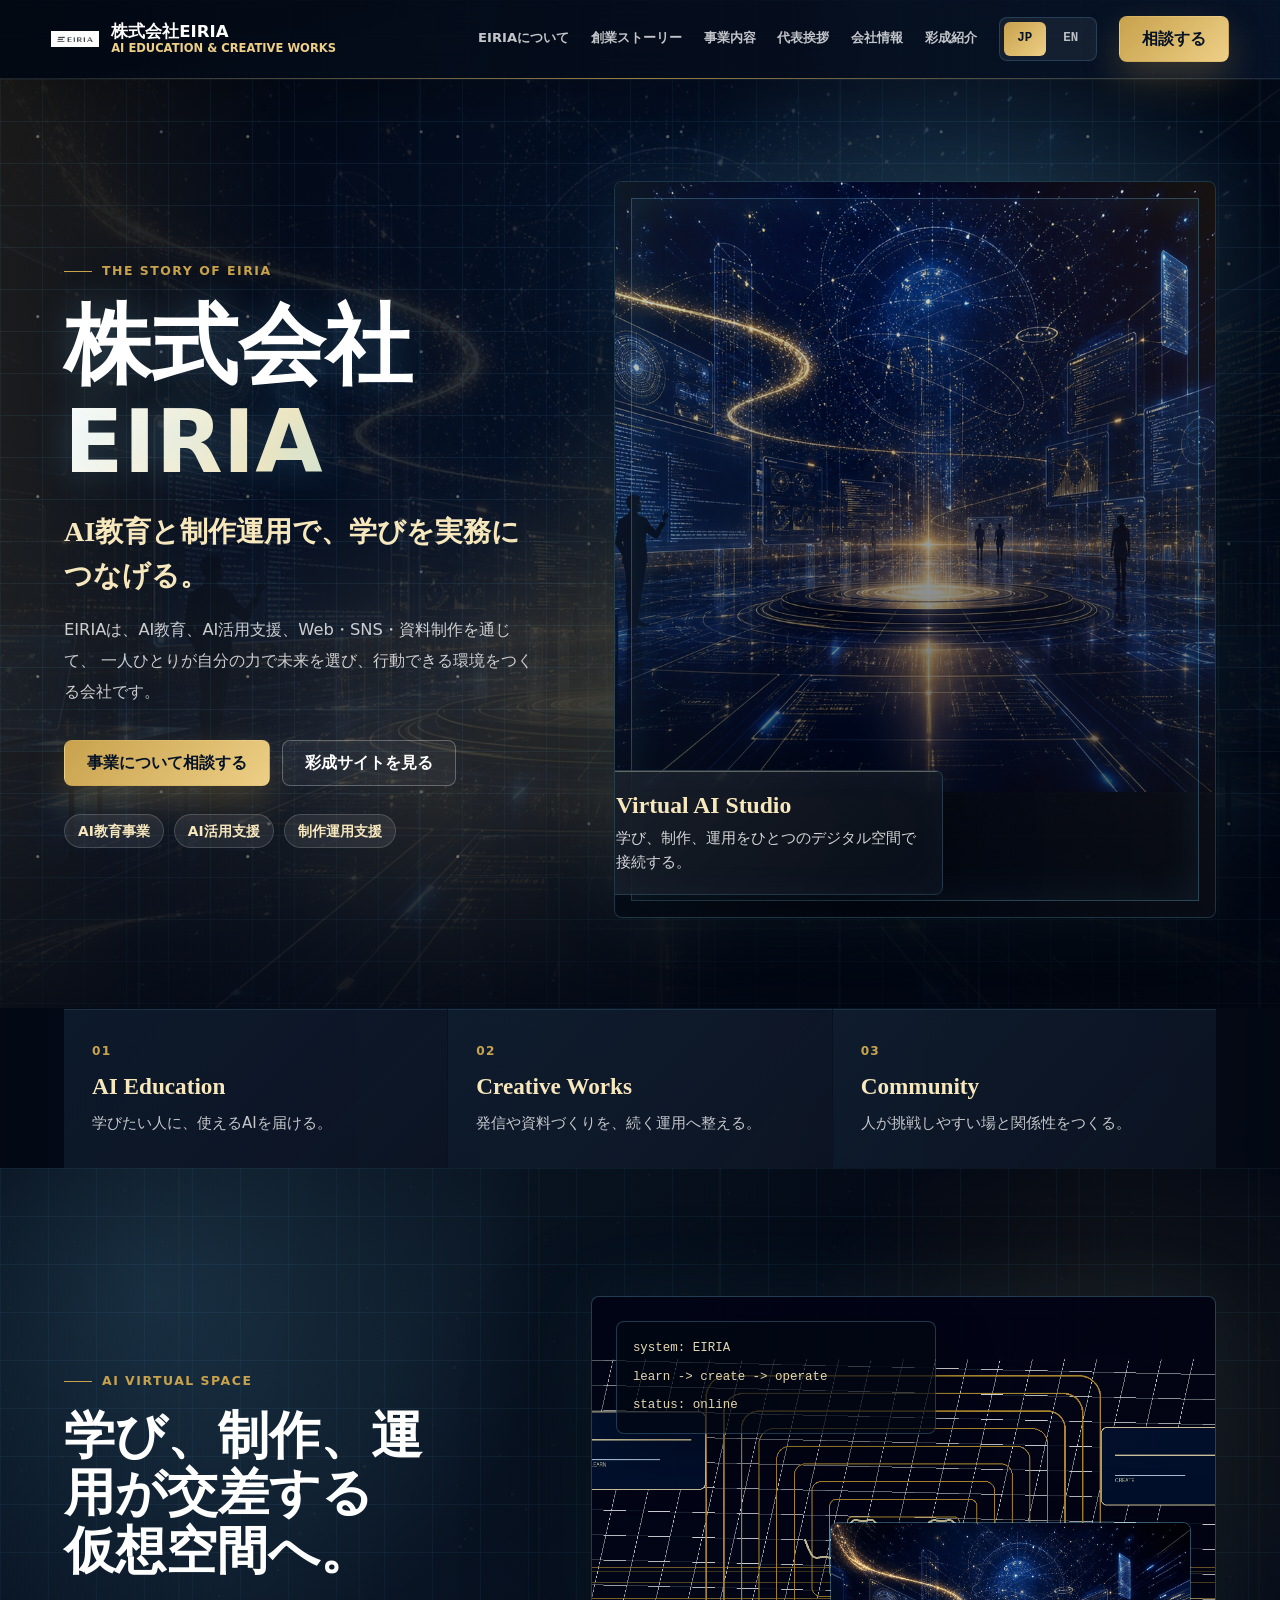
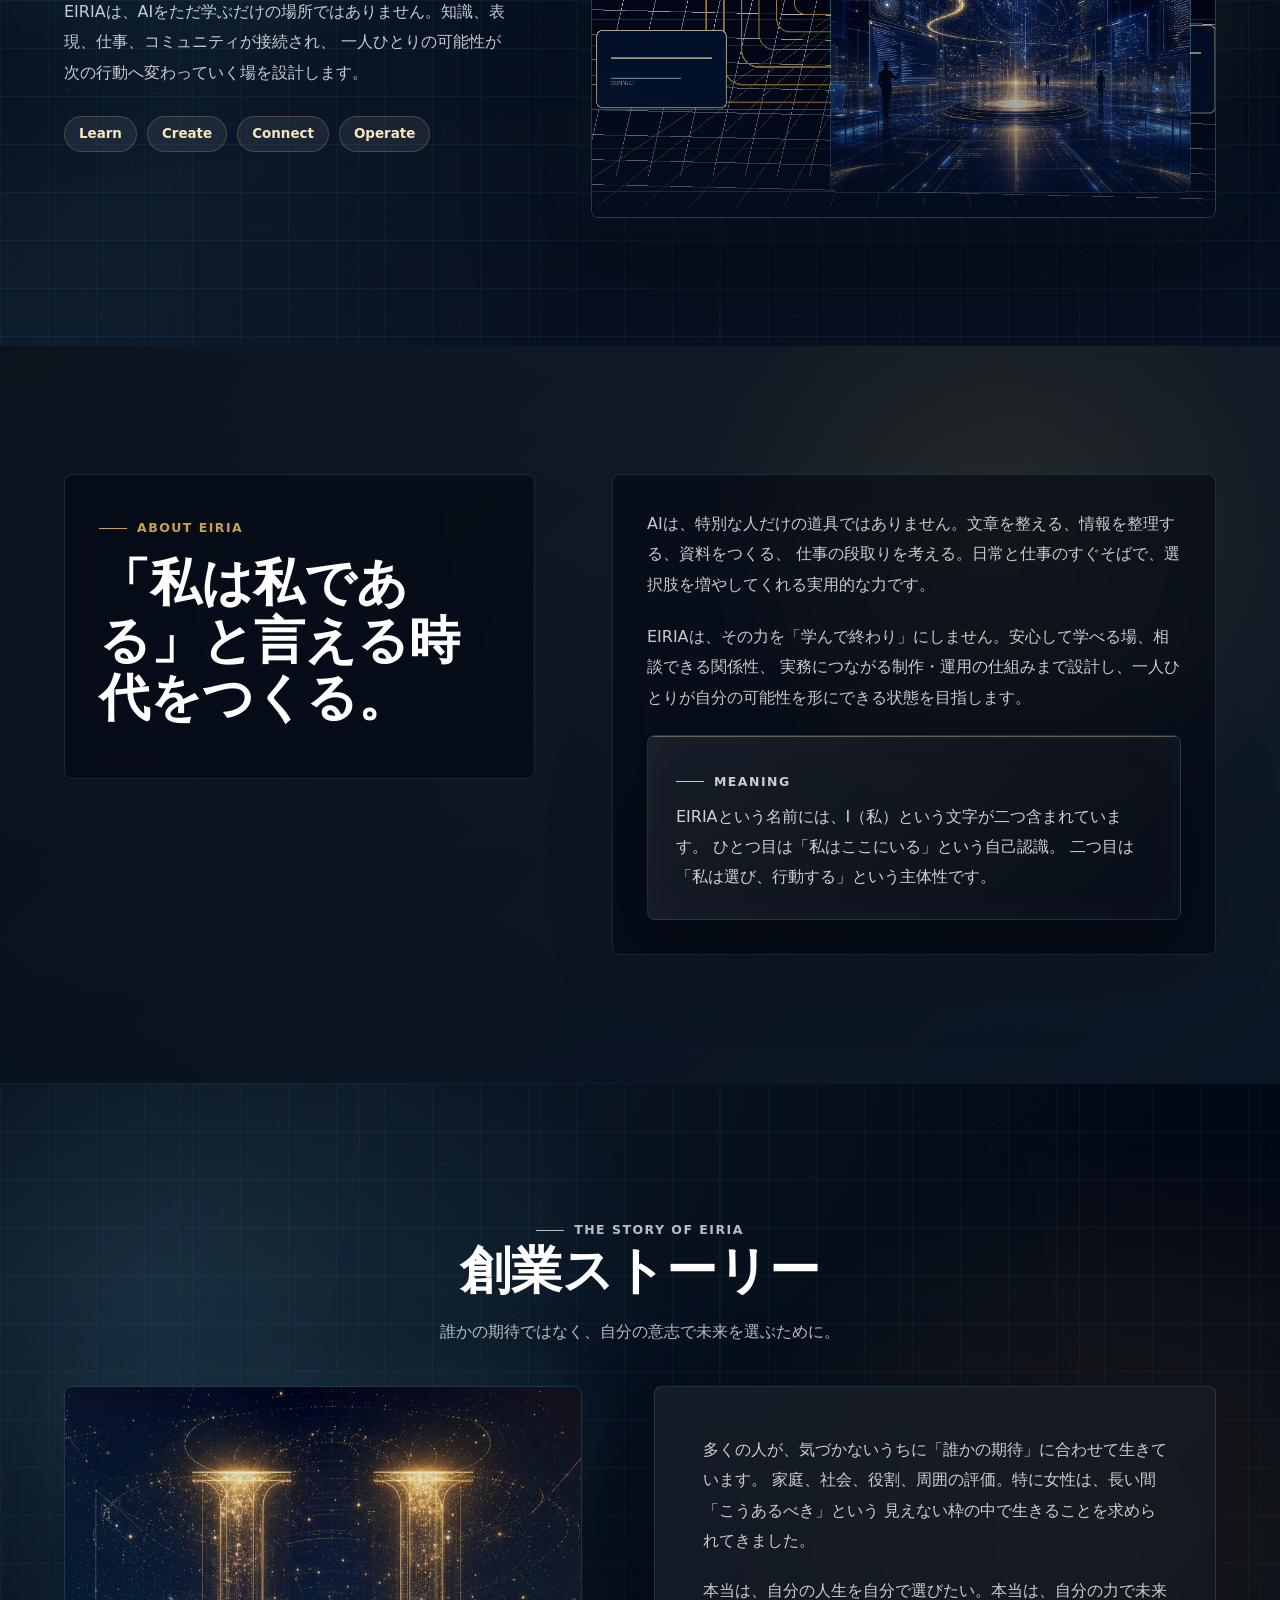
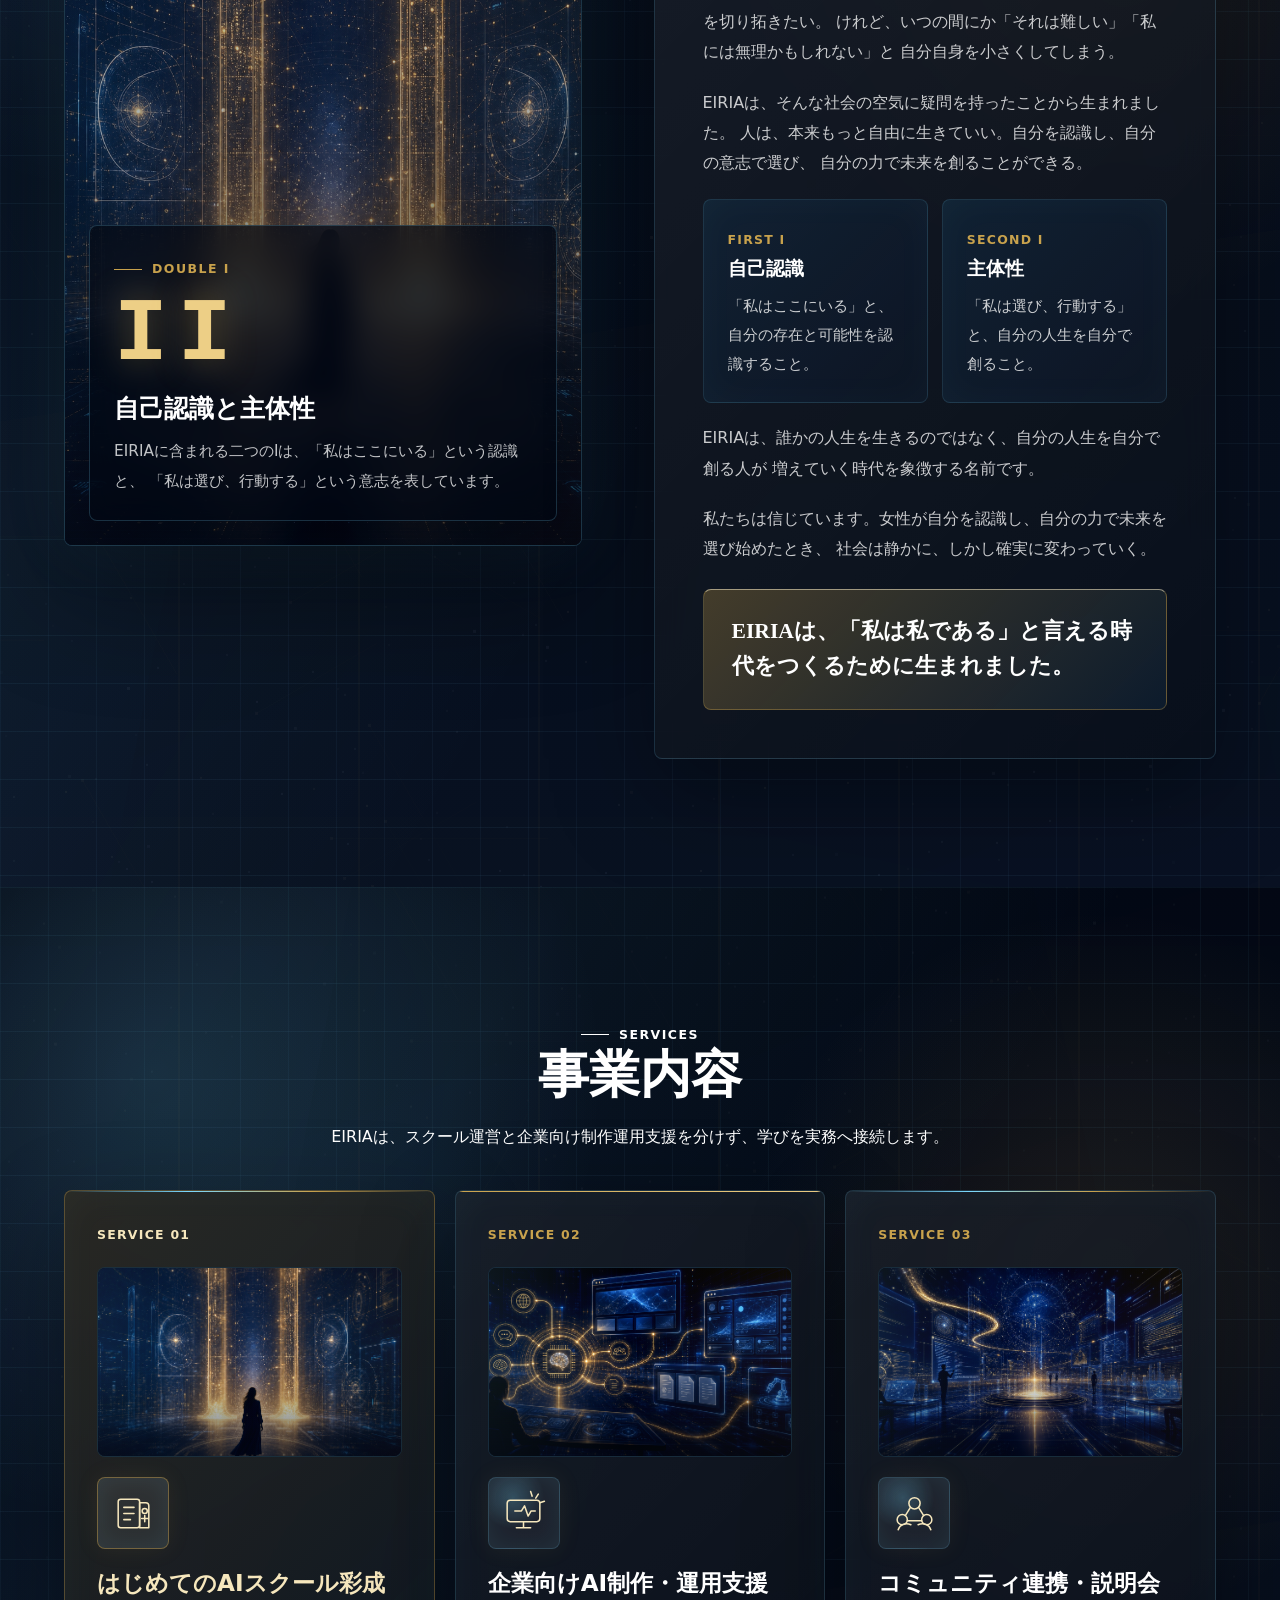
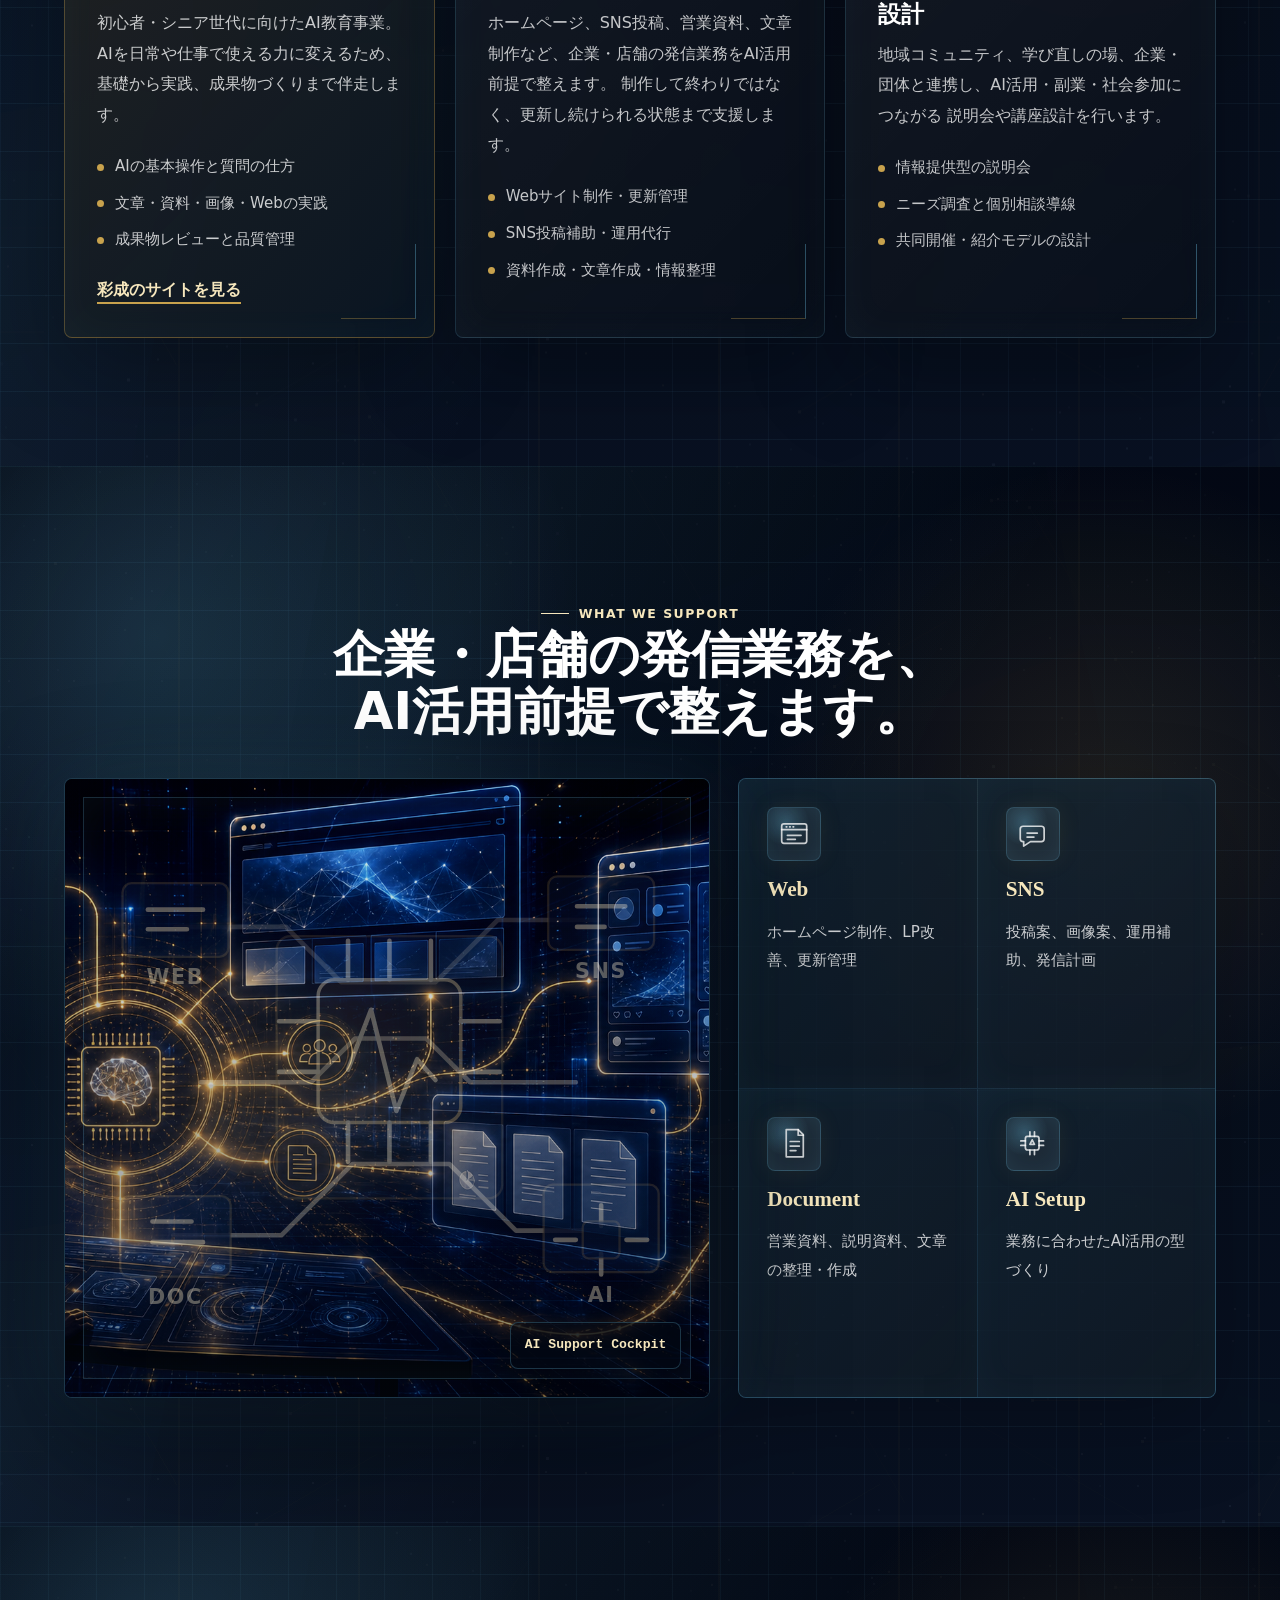
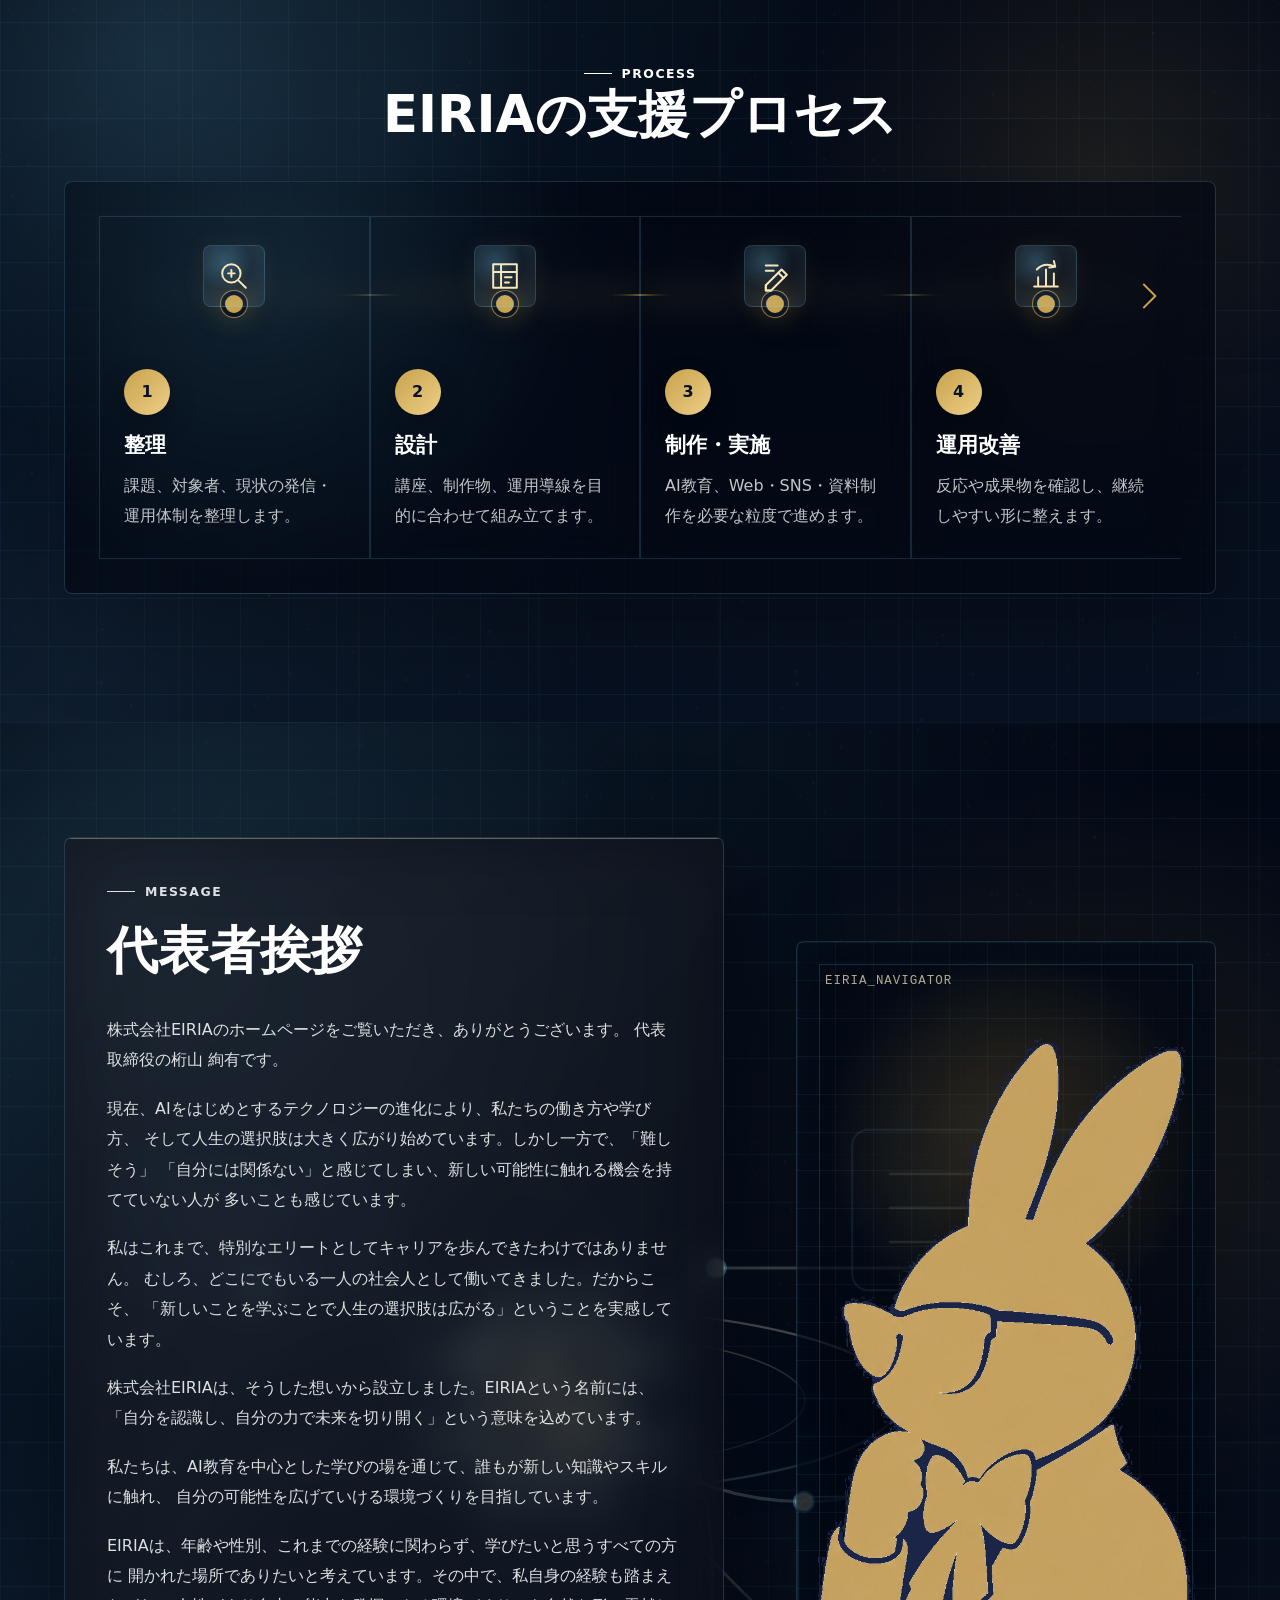
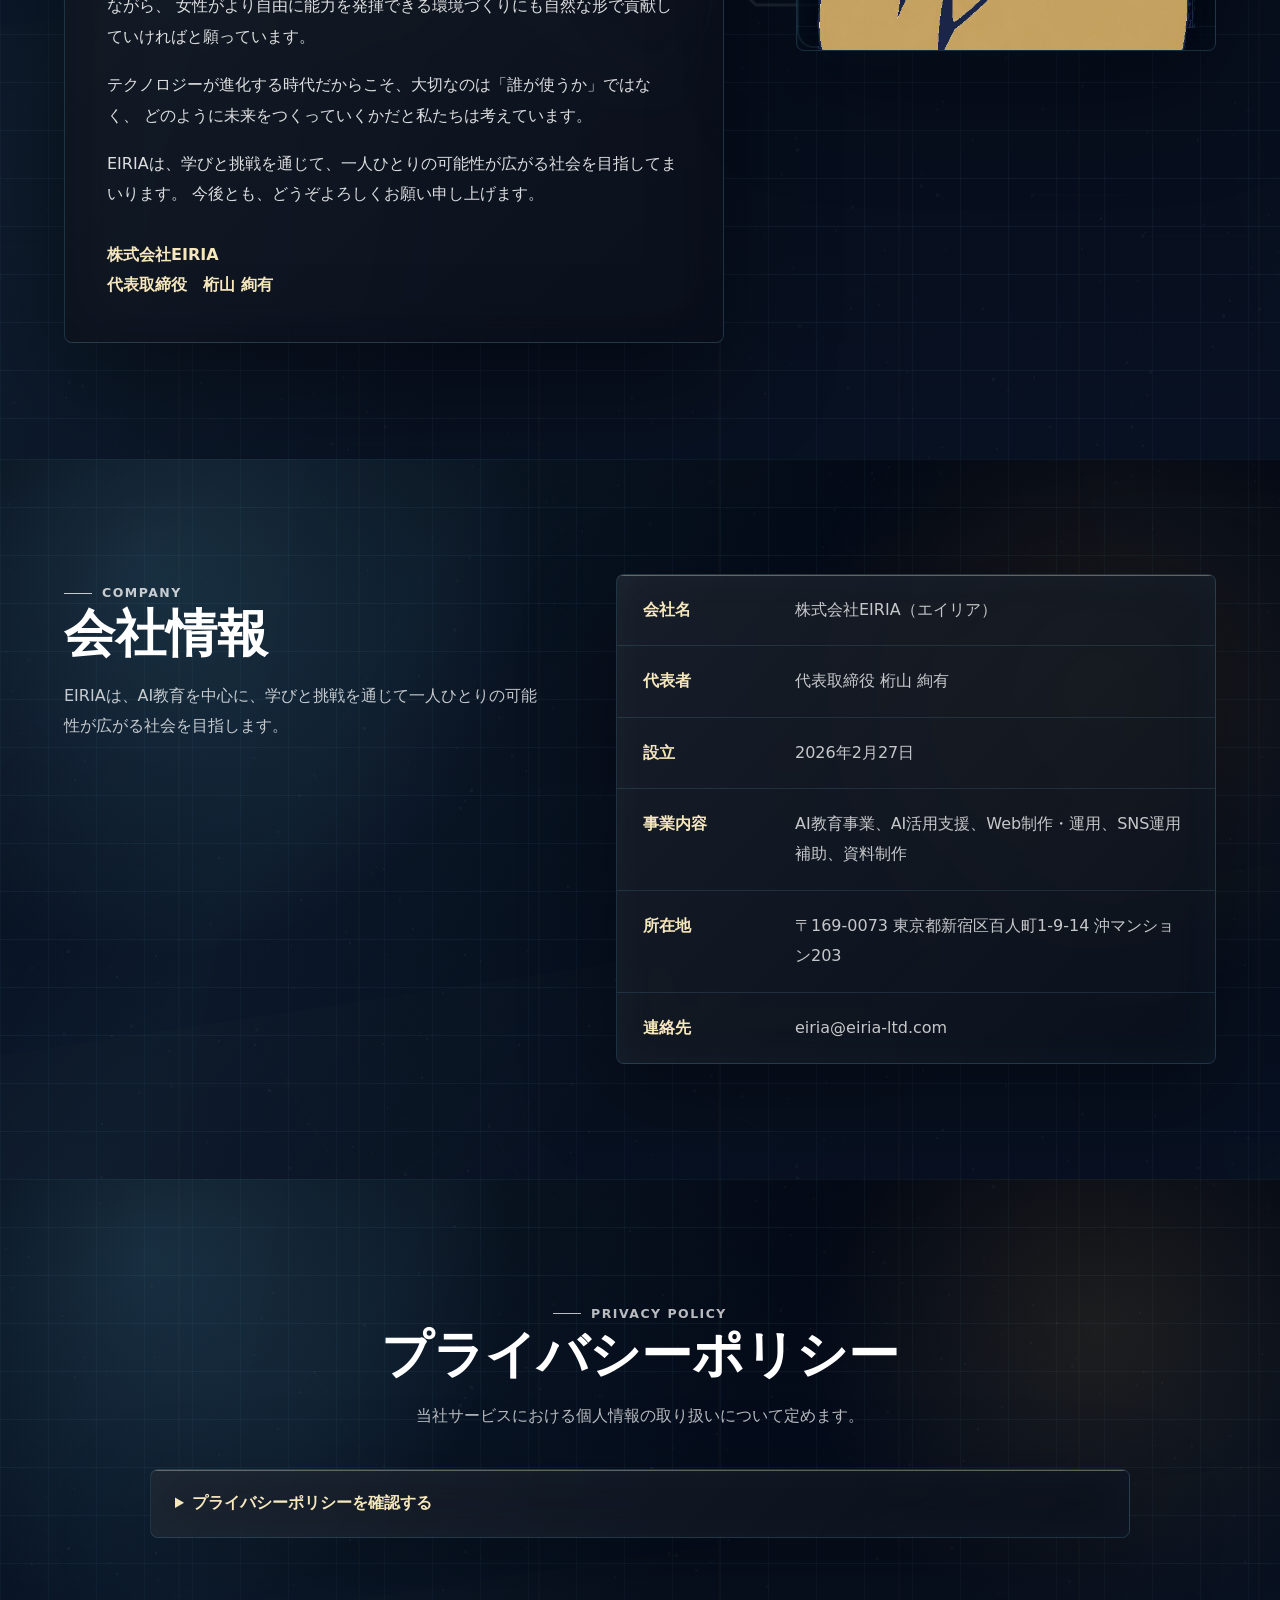
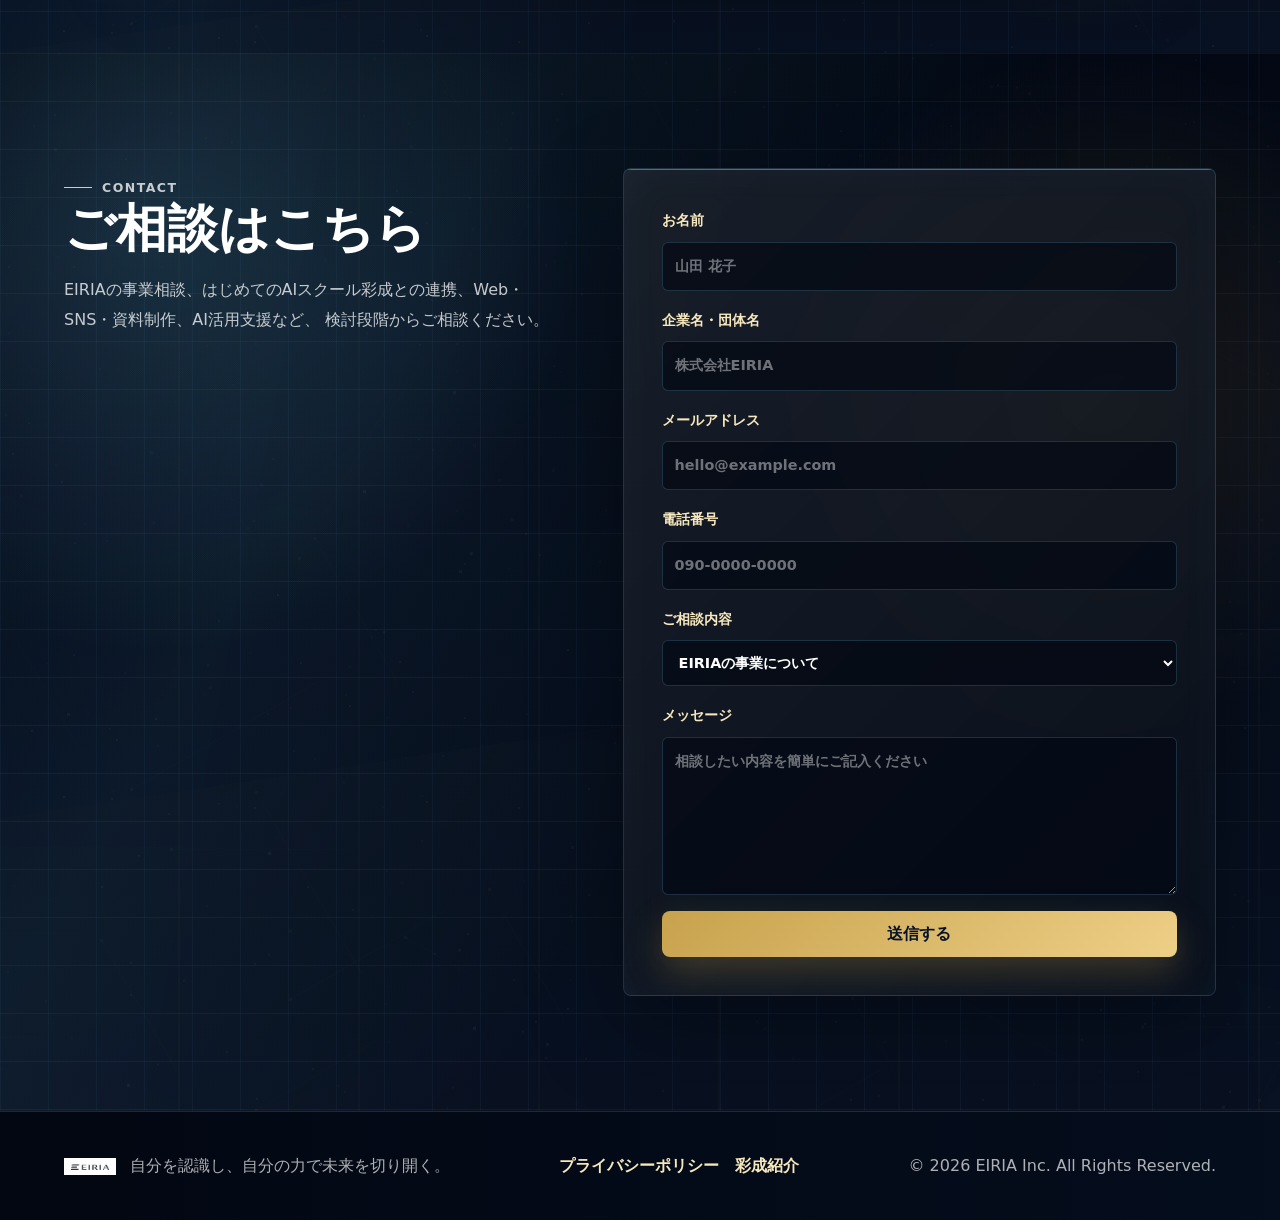
<file: index.html>
<!doctype html>
<html lang="ja">
  <head>
    <meta charset="utf-8">
    <meta name="viewport" content="width=device-width, initial-scale=1">
    <title>株式会社EIRIA | AI教育・AI活用支援・制作運用</title>
    <meta name="google-site-verification" content="6sI3y0AbCGE809boKg-pbfC9tGhT839_GTPbYbypLKM">
    <script async src="https://www.googletagmanager.com/gtag/js?id=G-TC70BFG3ND"></script>
    <script>
      window.dataLayer = window.dataLayer || [];
      function gtag(){dataLayer.push(arguments);}
      gtag('js', new Date());
      gtag('config', 'G-TC70BFG3ND');
    </script>
    <meta
      name="description"
      content="株式会社EIRIAは、AI教育、AI活用支援、Web・SNS・資料制作を通じて、一人ひとりの学びと挑戦を実務につなげる会社です。"
    >
    <link rel="icon" type="image/png" href="assets/eiria-logo.png">
    <link rel="preload" as="image" href="assets/eiria-cyberverse-hero.png">
    <link rel="preload" as="image" href="assets/eiria-story-portal.png">
    <link rel="preload" as="image" href="assets/eiria-support-cockpit.png">
    <link rel="stylesheet" href="styles.css?v=13">
  </head>
  <body>
    <header class="site-header" aria-label="サイトヘッダー">
      <a class="brand" href="#top" aria-label="株式会社EIRIA トップへ">
        <img src="assets/eiria-logo.png" alt="" class="brand-logo">
        <span class="brand-text">
          <span class="brand-name">株式会社EIRIA</span>
          <span class="brand-sub">AI Education & Creative Works</span>
        </span>
      </a>
      <button class="menu-toggle" type="button" aria-expanded="false" aria-controls="site-nav" aria-label="メニューを開閉する">
        <span></span>
        <span></span>
        <span></span>
      </button>
      <nav class="site-nav" id="site-nav" aria-label="メインナビゲーション">
        <a href="#concept">EIRIAについて</a>
        <a href="#story">創業ストーリー</a>
        <a href="#services">事業内容</a>
        <a href="#message">代表挨拶</a>
        <a href="#company">会社情報</a>
        <a href="#sai">彩成紹介</a>
      </nav>
      <div class="language-switch" aria-label="表示言語">
        <button type="button" class="is-active" data-lang="ja" aria-pressed="true">JP</button>
        <button type="button" data-lang="en" aria-pressed="false">EN</button>
      </div>
      <a class="header-cta" href="#contact">相談する</a>
    </header>

    <main id="top">
      <div class="code-atmosphere" aria-hidden="true">
        <span>const future = choose(self);</span>
        <span>AI.connect(learn, create, operate);</span>
        <span>while (learning) { choices.expand(); }</span>
        <span>function recognizeSelf() { return agency; }</span>
        <span>deploy: web / sns / document / ai</span>
      </div>
      <section class="hero" aria-labelledby="hero-title">
        <div class="space-particles" aria-hidden="true"></div>
        <div class="hero-grid-floor" aria-hidden="true"></div>
        <div class="hero-copy">
          <p class="eyebrow">The Story of EIRIA</p>
          <h1 id="hero-title"><span>株式会社</span><span>EIRIA</span></h1>
          <p class="hero-statement">AI教育と制作運用で、学びを実務につなげる。</p>
          <p class="hero-lead">
            EIRIAは、AI教育、AI活用支援、Web・SNS・資料制作を通じて、
            一人ひとりが自分の力で未来を選び、行動できる環境をつくる会社です。
          </p>
          <div class="hero-actions" aria-label="主要アクション">
            <a class="button primary" href="#contact">事業について相談する</a>
            <a class="button secondary" href="https://saisei-school.com/" target="_blank" rel="noopener">彩成サイトを見る</a>
          </div>
          <div class="hero-points" aria-label="EIRIAの提供価値">
            <span>AI教育事業</span>
            <span>AI活用支援</span>
            <span>制作運用支援</span>
          </div>
        </div>
        <div class="hero-visual" aria-label="AI教育と制作運用の仮想空間イメージ">
          <img src="assets/eiria-cyberverse-hero.png" alt="AI教育と制作運用を表す仮想空間">
          <div class="hero-card">
            <strong>Virtual AI Studio</strong>
            <span>学び、制作、運用をひとつのデジタル空間で接続する。</span>
          </div>
        </div>
      </section>

      <section class="value-strip" aria-label="EIRIAの領域">
        <div>
          <span>01</span>
          <strong>AI Education</strong>
          <p>学びたい人に、使えるAIを届ける。</p>
        </div>
        <div>
          <span>02</span>
          <strong>Creative Works</strong>
          <p>発信や資料づくりを、続く運用へ整える。</p>
        </div>
        <div>
          <span>03</span>
          <strong>Community</strong>
          <p>人が挑戦しやすい場と関係性をつくる。</p>
        </div>
      </section>

      <section class="section virtual-section" aria-labelledby="virtual-title">
        <div class="virtual-copy">
          <p class="eyebrow">AI Virtual Space</p>
          <h2 id="virtual-title">学び、制作、運用が交差する仮想空間へ。</h2>
          <p>
            EIRIAは、AIをただ学ぶだけの場所ではありません。知識、表現、仕事、コミュニティが接続され、
            一人ひとりの可能性が次の行動へ変わっていく場を設計します。
          </p>
          <div class="virtual-tags" aria-label="EIRIAの接続領域">
            <span>Learn</span>
            <span>Create</span>
            <span>Connect</span>
            <span>Operate</span>
          </div>
        </div>
        <div class="virtual-stage" aria-label="EIRIAがつくるAI活用空間のイメージ">
          <img src="assets/eiria-virtual-portal.png" alt="AI活用の仮想空間を表すデジタルポータル">
          <div class="virtual-photo">
            <img src="assets/eiria-cyberverse-hero.png" alt="AI活用の仮想空間">
          </div>
          <div class="virtual-console" aria-hidden="true">
            <span>system: EIRIA</span>
            <span>learn -> create -> operate</span>
            <span>status: online</span>
          </div>
        </div>
      </section>

      <section class="section concept" id="concept" aria-labelledby="concept-title">
        <div class="section-kicker">
          <p class="eyebrow">About EIRIA</p>
          <h2 id="concept-title">「私は私である」と言える時代をつくる。</h2>
        </div>
        <div class="concept-body">
          <p>
            AIは、特別な人だけの道具ではありません。文章を整える、情報を整理する、資料をつくる、
            仕事の段取りを考える。日常と仕事のすぐそばで、選択肢を増やしてくれる実用的な力です。
          </p>
          <p>
            EIRIAは、その力を「学んで終わり」にしません。安心して学べる場、相談できる関係性、
            実務につながる制作・運用の仕組みまで設計し、一人ひとりが自分の可能性を形にできる状態を目指します。
          </p>
          <div class="name-note">
            <p class="eyebrow">Meaning</p>
            <p>
              EIRIAという名前には、I（私）という文字が二つ含まれています。
              ひとつ目は「私はここにいる」という自己認識。
              二つ目は「私は選び、行動する」という主体性です。
            </p>
          </div>
        </div>
      </section>

      <section class="section story-section" id="story" aria-labelledby="story-title">
        <div class="story-heading">
          <p class="eyebrow">The Story of EIRIA</p>
          <h2 id="story-title">創業ストーリー</h2>
          <p>誰かの期待ではなく、自分の意志で未来を選ぶために。</p>
        </div>
        <div class="story-layout">
          <div class="story-image story-portal" aria-label="EIRIAという名前に込めた意味">
            <img src="assets/eiria-story-portal.png" alt="自己認識と主体性を表す二つの光の柱がある仮想空間">
            <div class="story-anchor-card">
              <p class="eyebrow">Double I</p>
              <div class="ii-mark" aria-hidden="true">
                <span>I</span>
                <span>I</span>
              </div>
              <h3>自己認識と主体性</h3>
              <p>
                EIRIAに含まれる二つのIは、「私はここにいる」という認識と、
                「私は選び、行動する」という意志を表しています。
              </p>
            </div>
          </div>
          <div class="story-copy">
            <p>
              多くの人が、気づかないうちに「誰かの期待」に合わせて生きています。
              家庭、社会、役割、周囲の評価。特に女性は、長い間「こうあるべき」という
              見えない枠の中で生きることを求められてきました。
            </p>
            <p>
              本当は、自分の人生を自分で選びたい。本当は、自分の力で未来を切り拓きたい。
              けれど、いつの間にか「それは難しい」「私には無理かもしれない」と
              自分自身を小さくしてしまう。
            </p>
            <p>
              EIRIAは、そんな社会の空気に疑問を持ったことから生まれました。
              人は、本来もっと自由に生きていい。自分を認識し、自分の意志で選び、
              自分の力で未来を創ることができる。
            </p>
            <div class="i-grid" aria-label="EIRIAに含まれる2つのI">
              <article>
                <span>First I</span>
                <h3>自己認識</h3>
                <p>「私はここにいる」と、自分の存在と可能性を認識すること。</p>
              </article>
              <article>
                <span>Second I</span>
                <h3>主体性</h3>
                <p>「私は選び、行動する」と、自分の人生を自分で創ること。</p>
              </article>
            </div>
            <p>
              EIRIAは、誰かの人生を生きるのではなく、自分の人生を自分で創る人が
              増えていく時代を象徴する名前です。
            </p>
            <p>
              私たちは信じています。女性が自分を認識し、自分の力で未来を選び始めたとき、
              社会は静かに、しかし確実に変わっていく。
            </p>
            <blockquote>
              EIRIAは、「私は私である」と言える時代をつくるために生まれました。
            </blockquote>
          </div>
        </div>
      </section>

      <section class="section services" id="services" aria-labelledby="services-title">
        <div class="section-heading">
          <p class="eyebrow">Services</p>
          <h2 id="services-title">事業内容</h2>
          <p>EIRIAは、スクール運営と企業向け制作運用支援を分けず、学びを実務へ接続します。</p>
        </div>
        <div class="service-grid">
          <article class="service-card" id="sai">
            <div class="service-number">Service 01</div>
            <div class="service-media">
              <img src="assets/eiria-story-portal.png" alt="自分の可能性へ進む学びの仮想空間">
            </div>
            <div class="service-illustration" aria-hidden="true">
              <svg viewBox="0 0 96 96" role="img">
                <rect x="18" y="20" width="42" height="56" rx="5"></rect>
                <path d="M60 27h12a6 6 0 0 1 6 6v43H60z"></path>
                <path d="M29 36h20M29 48h20M29 60h13"></path>
                <circle cx="70" cy="43" r="5"></circle>
                <path d="M70 52v12M64 58h12"></path>
              </svg>
            </div>
            <h3>はじめてのAIスクール彩成</h3>
            <p>
              初心者・シニア世代に向けたAI教育事業。AIを日常や仕事で使える力に変えるため、
              基礎から実践、成果物づくりまで伴走します。
            </p>
            <ul>
              <li>AIの基本操作と質問の仕方</li>
              <li>文章・資料・画像・Webの実践</li>
              <li>成果物レビューと品質管理</li>
            </ul>
            <a class="text-link" href="https://saisei-school.com/" target="_blank" rel="noopener">彩成のサイトを見る</a>
          </article>
          <article class="service-card featured">
            <div class="service-number">Service 02</div>
            <div class="service-media">
              <img src="assets/eiria-support-cockpit.png" alt="Web、SNS、資料、AIを接続する運用支援の仮想空間">
            </div>
            <div class="service-illustration" aria-hidden="true">
              <svg viewBox="0 0 96 96" role="img">
                <rect x="16" y="22" width="64" height="42" rx="6"></rect>
                <path d="M34 76h28M48 64v12"></path>
                <path d="M31 43h13l6-10 7 20 6-10h8"></path>
                <path d="M72 18l5-8M80 27l9-3M65 14l-3-9"></path>
              </svg>
            </div>
            <h3>企業向けAI制作・運用支援</h3>
            <p>
              ホームページ、SNS投稿、営業資料、文章制作など、企業・店舗の発信業務をAI活用前提で整えます。
              制作して終わりではなく、更新し続けられる状態まで支援します。
            </p>
            <ul>
              <li>Webサイト制作・更新管理</li>
              <li>SNS投稿補助・運用代行</li>
              <li>資料作成・文章作成・情報整理</li>
            </ul>
          </article>
          <article class="service-card">
            <div class="service-number">Service 03</div>
            <div class="service-media">
              <img src="assets/eiria-cyberverse-hero.png" alt="学びとコミュニティが接続するデジタル空間">
            </div>
            <div class="service-illustration" aria-hidden="true">
              <svg viewBox="0 0 96 96" role="img">
                <circle cx="48" cy="28" r="11"></circle>
                <circle cx="24" cy="60" r="10"></circle>
                <circle cx="72" cy="60" r="10"></circle>
                <path d="M40 36 30 52M56 36l10 16M34 62h28"></path>
                <path d="M16 80c3-10 14-15 25-10M55 70c11-5 22 0 25 10"></path>
              </svg>
            </div>
            <h3>コミュニティ連携・説明会設計</h3>
            <p>
              地域コミュニティ、学び直しの場、企業・団体と連携し、AI活用・副業・社会参加につながる
              説明会や講座設計を行います。
            </p>
            <ul>
              <li>情報提供型の説明会</li>
              <li>ニーズ調査と個別相談導線</li>
              <li>共同開催・紹介モデルの設計</li>
            </ul>
          </article>
        </div>
      </section>

      <section class="section support" id="support" aria-labelledby="support-title">
        <div class="section-heading compact">
          <p class="eyebrow">What We Support</p>
          <h2 id="support-title">企業・店舗の発信業務を、AI活用前提で整えます。</h2>
        </div>
        <div class="support-layout">
          <div class="support-visual" aria-label="AIで発信業務を接続する仮想空間">
            <img class="support-visual-image" src="assets/eiria-support-cockpit.png" alt="Web、SNS、資料、AI設定をつなぐデジタル運用空間">
            <svg class="support-map" viewBox="0 0 560 520" role="img" aria-hidden="true">
              <defs>
                <linearGradient id="supportGold" x1="0" x2="1" y1="0" y2="1">
                  <stop offset="0" stop-color="#f6e7bd"></stop>
                  <stop offset="1" stop-color="#c8a24d"></stop>
                </linearGradient>
              </defs>
              <path class="support-circuit muted" d="M96 120h96l48 48h82l54-54h88"></path>
              <path class="support-circuit" d="M94 388h94l62-62h84l58 58h78"></path>
              <path class="support-circuit" d="M118 255h96l38-38h62l38 38h92"></path>
              <rect class="support-screen" x="184" y="128" width="196" height="228" rx="12"></rect>
              <rect class="support-chip" x="220" y="166" width="124" height="124" rx="14"></rect>
              <path class="support-wave" d="M246 244l20-52 22 88 18-45 16 18"></path>
              <path class="support-pin" d="M246 166v-34M282 166v-34M318 166v-34M246 324v-34M282 324v-34M318 324v-34M220 202h-34M220 246h-34M378 202h-34M378 246h-34"></path>
              <g class="support-node">
                <rect x="50" y="82" width="92" height="64" rx="8"></rect>
                <path d="M72 105h48M72 122h34"></path>
                <text x="96" y="170">WEB</text>
              </g>
              <g class="support-node">
                <rect x="420" y="76" width="92" height="64" rx="8"></rect>
                <path d="M445 102h42M445 120h24"></path>
                <text x="466" y="164">SNS</text>
              </g>
              <g class="support-node">
                <rect x="48" y="354" width="96" height="70" rx="8"></rect>
                <path d="M76 376h34M76 394h44"></path>
                <text x="96" y="448">DOC</text>
              </g>
              <g class="support-node">
                <rect x="416" y="344" width="100" height="76" rx="8"></rect>
                <path d="M466 362v18M466 404v18M444 392h-18M506 392h-18"></path>
                <rect x="450" y="376" width="32" height="32" rx="5"></rect>
                <text x="466" y="446">AI</text>
              </g>
            </svg>
            <div class="support-visual-caption">AI Support Cockpit</div>
          </div>
          <div class="support-grid">
            <div>
              <span class="support-icon" aria-hidden="true">
                <svg viewBox="0 0 64 64" role="img">
                  <rect x="10" y="14" width="44" height="34" rx="4"></rect>
                  <path d="M10 24h44M18 19h1M24 19h1M30 19h1M20 34h24M20 41h14"></path>
                </svg>
              </span>
              <strong>Web</strong>
              <span>ホームページ制作、LP改善、更新管理</span>
            </div>
            <div>
              <span class="support-icon" aria-hidden="true">
                <svg viewBox="0 0 64 64" role="img">
                  <path d="M16 18h32a5 5 0 0 1 5 5v17a5 5 0 0 1-5 5H29l-12 8v-8h-1a5 5 0 0 1-5-5V23a5 5 0 0 1 5-5z"></path>
                  <path d="M23 30h18M23 37h12"></path>
                </svg>
              </span>
              <strong>SNS</strong>
              <span>投稿案、画像案、運用補助、発信計画</span>
            </div>
            <div>
              <span class="support-icon" aria-hidden="true">
                <svg viewBox="0 0 64 64" role="img">
                  <path d="M18 8h21l9 9v39H18z"></path>
                  <path d="M39 8v10h9M25 29h16M25 37h16M25 45h10"></path>
                </svg>
              </span>
              <strong>Document</strong>
              <span>営業資料、説明資料、文章の整理・作成</span>
            </div>
            <div>
              <span class="support-icon" aria-hidden="true">
                <svg viewBox="0 0 64 64" role="img">
                  <rect x="20" y="20" width="24" height="24" rx="4"></rect>
                  <path d="M28 20v-8M36 20v-8M28 52v-8M36 52v-8M20 28h-8M20 36h-8M52 28h-8M52 36h-8"></path>
                  <path d="M28 34l4-8 4 8M29 34h6"></path>
                </svg>
              </span>
              <strong>AI Setup</strong>
              <span>業務に合わせたAI活用の型づくり</span>
            </div>
          </div>
        </div>
      </section>

      <section class="section flow" id="flow" aria-labelledby="flow-title">
        <div class="section-heading">
          <p class="eyebrow">Process</p>
          <h2 id="flow-title">EIRIAの支援プロセス</h2>
        </div>
        <div class="flow-steps">
          <article>
            <div class="flow-icon" aria-hidden="true">
              <svg viewBox="0 0 64 64" role="img">
                <circle cx="28" cy="28" r="14"></circle>
                <path d="m39 39 11 11M23 28h10M28 23v10"></path>
              </svg>
            </div>
            <span>1</span>
            <h3>整理</h3>
            <p>課題、対象者、現状の発信・運用体制を整理します。</p>
          </article>
          <article>
            <div class="flow-icon" aria-hidden="true">
              <svg viewBox="0 0 64 64" role="img">
                <path d="M14 14h36v36H14zM14 26h36M26 14v36"></path>
                <path d="M32 34h10M32 42h6"></path>
              </svg>
            </div>
            <span>2</span>
            <h3>設計</h3>
            <p>講座、制作物、運用導線を目的に合わせて組み立てます。</p>
          </article>
          <article>
            <div class="flow-icon" aria-hidden="true">
              <svg viewBox="0 0 64 64" role="img">
                <path d="M18 46 42 22l8 8-24 24H18z"></path>
                <path d="m37 27 8 8M18 46v8h8M18 16h18M18 24h12"></path>
              </svg>
            </div>
            <span>3</span>
            <h3>制作・実施</h3>
            <p>AI教育、Web・SNS・資料制作を必要な粒度で進めます。</p>
          </article>
          <article>
            <div class="flow-icon" aria-hidden="true">
              <svg viewBox="0 0 64 64" role="img">
                <path d="M14 48h36M20 48V34M32 48V22M44 48V28"></path>
                <path d="M18 22c8-8 17-9 28-4M46 18l-2-9M46 18l-9 1"></path>
              </svg>
            </div>
            <span>4</span>
            <h3>運用改善</h3>
            <p>反応や成果物を確認し、継続しやすい形に整えます。</p>
          </article>
        </div>
      </section>

      <section class="message-section" id="message" aria-labelledby="message-title">
        <div class="message-hologram" aria-hidden="true">
          <svg viewBox="0 0 1200 760" role="img">
            <defs>
              <radialGradient id="messageHoloCore" cx="50%" cy="50%" r="50%">
                <stop offset="0" stop-color="#f6e7bd" stop-opacity="0.62"></stop>
                <stop offset="0.42" stop-color="#79d8ff" stop-opacity="0.22"></stop>
                <stop offset="1" stop-color="#79d8ff" stop-opacity="0"></stop>
              </radialGradient>
              <linearGradient id="messageHoloLine" x1="0" x2="1" y1="0" y2="1">
                <stop offset="0" stop-color="#79d8ff" stop-opacity="0.18"></stop>
                <stop offset="0.52" stop-color="#f6e7bd" stop-opacity="0.54"></stop>
                <stop offset="1" stop-color="#79d8ff" stop-opacity="0.18"></stop>
              </linearGradient>
              <filter id="messageHoloGlow" x="-30%" y="-30%" width="160%" height="160%">
                <feGaussianBlur stdDeviation="5" result="blur"></feGaussianBlur>
                <feMerge>
                  <feMergeNode in="blur"></feMergeNode>
                  <feMergeNode in="SourceGraphic"></feMergeNode>
                </feMerge>
              </filter>
            </defs>
            <ellipse class="holo-orbit" cx="510" cy="390" rx="350" ry="92"></ellipse>
            <ellipse class="holo-orbit thin" cx="510" cy="390" rx="255" ry="68"></ellipse>
            <ellipse class="holo-orbit vertical" cx="510" cy="390" rx="118" ry="300"></ellipse>
            <circle class="holo-core" cx="510" cy="390" r="172"></circle>
            <path class="holo-wave" d="M130 530c110-88 210-132 302-132 135 0 194 93 332 93 102 0 182-48 288-150"></path>
            <path class="holo-line" d="M220 278h156l62 62h156l82-82h202"></path>
            <path class="holo-line dim" d="M168 612h218l86-86h176l68 68h286"></path>
            <g class="holo-window window-a">
              <rect x="94" y="142" width="235" height="134" rx="16"></rect>
              <path d="M128 184h166M128 216h118M128 248h156"></path>
            </g>
            <g class="holo-window window-b">
              <rect x="812" y="120" width="276" height="160" rx="16"></rect>
              <path d="M850 164h188M850 198h132M850 232h166"></path>
              <circle cx="1036" cy="200" r="34"></circle>
            </g>
            <g class="holo-window window-c">
              <rect x="758" y="486" width="300" height="150" rx="16"></rect>
              <path d="M798 530h90M798 562h156M798 594h120"></path>
              <path d="M954 526l34 60 36-92"></path>
            </g>
            <g class="holo-chip" filter="url(#messageHoloGlow)">
              <rect x="440" y="320" width="140" height="140" rx="22"></rect>
              <path d="M482 392l24-50 24 100 22-50 18 20"></path>
              <path d="M464 320v-54M510 320v-54M556 320v-54M464 514v-54M510 514v-54M556 514v-54M440 350h-58M440 430h-58M638 350h-58M638 430h-58"></path>
            </g>
            <g class="holo-nodes">
              <circle cx="218" cy="278" r="9"></circle>
              <circle cx="438" cy="340" r="9"></circle>
              <circle cx="676" cy="258" r="9"></circle>
              <circle cx="764" cy="491" r="9"></circle>
              <circle cx="1002" cy="594" r="9"></circle>
            </g>
          </svg>
        </div>
        <div class="message-copy">
          <p class="eyebrow">Message</p>
          <h2 id="message-title">代表者挨拶</h2>
          <p>
            株式会社EIRIAのホームページをご覧いただき、ありがとうございます。
            代表取締役の桁山 絢有です。
          </p>
          <p>
            現在、AIをはじめとするテクノロジーの進化により、私たちの働き方や学び方、
            そして人生の選択肢は大きく広がり始めています。しかし一方で、「難しそう」
            「自分には関係ない」と感じてしまい、新しい可能性に触れる機会を持てていない人が
            多いことも感じています。
          </p>
          <p>
            私はこれまで、特別なエリートとしてキャリアを歩んできたわけではありません。
            むしろ、どこにでもいる一人の社会人として働いてきました。だからこそ、
            「新しいことを学ぶことで人生の選択肢は広がる」ということを実感しています。
          </p>
          <p>
            株式会社EIRIAは、そうした想いから設立しました。EIRIAという名前には、
            「自分を認識し、自分の力で未来を切り開く」という意味を込めています。
          </p>
          <p>
            私たちは、AI教育を中心とした学びの場を通じて、誰もが新しい知識やスキルに触れ、
            自分の可能性を広げていける環境づくりを目指しています。
          </p>
          <p>
            EIRIAは、年齢や性別、これまでの経験に関わらず、学びたいと思うすべての方に
            開かれた場所でありたいと考えています。その中で、私自身の経験も踏まえながら、
            女性がより自由に能力を発揮できる環境づくりにも自然な形で貢献していければと願っています。
          </p>
          <p>
            テクノロジーが進化する時代だからこそ、大切なのは「誰が使うか」ではなく、
            どのように未来をつくっていくかだと私たちは考えています。
          </p>
          <p>
            EIRIAは、学びと挑戦を通じて、一人ひとりの可能性が広がる社会を目指してまいります。
            今後とも、どうぞよろしくお願い申し上げます。
          </p>
          <p class="signature">
            株式会社EIRIA<br>
            代表取締役　桁山 絢有
          </p>
        </div>
        <aside class="message-visual" aria-label="EIRIAくん">
          <img src="assets/eiria-kun-thinking-cutout-crop.png?v=2" alt="考えるポーズのEIRIAくん">
        </aside>
      </section>

      <section class="company-section" id="company" aria-labelledby="company-title">
        <div class="company-copy">
          <p class="eyebrow">Company</p>
          <h2 id="company-title">会社情報</h2>
          <p>
            EIRIAは、AI教育を中心に、学びと挑戦を通じて一人ひとりの可能性が広がる社会を目指します。
          </p>
        </div>
        <dl class="company-list">
          <div>
            <dt>会社名</dt>
            <dd>株式会社EIRIA（エイリア）</dd>
          </div>
          <div>
            <dt>代表者</dt>
            <dd>代表取締役 桁山 絢有</dd>
          </div>
          <div>
            <dt>設立</dt>
            <dd>2026年2月27日</dd>
          </div>
          <div>
            <dt>事業内容</dt>
            <dd>AI教育事業、AI活用支援、Web制作・運用、SNS運用補助、資料制作</dd>
          </div>
          <div>
            <dt>所在地</dt>
            <dd>〒169-0073 東京都新宿区百人町1-9-14 沖マンション203</dd>
          </div>
          <div>
            <dt>連絡先</dt>
            <dd><a href="mailto:eiria@eiria-ltd.com">eiria@eiria-ltd.com</a></dd>
          </div>
        </dl>
      </section>

      <section class="policy-section" id="privacy" aria-labelledby="privacy-title">
        <div class="section-heading compact">
          <p class="eyebrow">Privacy Policy</p>
          <h2 id="privacy-title">プライバシーポリシー</h2>
          <p>当社サービスにおける個人情報の取り扱いについて定めます。</p>
        </div>
        <details class="policy-box">
          <summary>プライバシーポリシーを確認する</summary>
          <div class="policy-content">
            <p>
              株式会社EIRIA（以下「当社」といいます。）は、当社が提供するサービスにおいて取得する
              個人情報の重要性を認識し、個人情報の保護に関する法律および関連法令を遵守し、
              適切に取り扱うことをここに定めます。
            </p>
            <h3>1. 個人情報の取得について</h3>
            <p>当社は、適法かつ公正な手段によって、以下のような個人情報を取得する場合があります。</p>
            <ul>
              <li>氏名</li>
              <li>住所</li>
              <li>電話番号</li>
              <li>メールアドレス</li>
              <li>生年月日</li>
              <li>サービス利用履歴</li>
              <li>その他当社サービスの提供に必要な情報</li>
            </ul>
            <h3>2. 個人情報の利用目的</h3>
            <p>当社は、取得した個人情報を以下の目的のために利用いたします。</p>
            <ul>
              <li>当社サービスの提供および運営</li>
              <li>お問い合わせへの対応</li>
              <li>サービスに関するご案内・ご連絡</li>
              <li>セミナー・イベント等のご案内</li>
              <li>サービス改善および新サービス開発のための分析</li>
              <li>不正利用の防止および安全管理</li>
              <li>法令に基づく対応</li>
            </ul>
            <h3>3. 個人情報の第三者提供</h3>
            <p>
              当社は、法令に基づく場合、人の生命・身体または財産の保護のために必要な場合、
              公的機関からの正当な要請があった場合を除き、本人の同意なく個人情報を第三者に提供することはありません。
            </p>
            <h3>4. 個人情報の管理</h3>
            <p>
              当社は、個人情報の漏えい、滅失、改ざん、不正アクセス等を防止するため、
              適切な安全管理措置を講じます。
            </p>
            <h3>5. 個人情報の開示・訂正・削除</h3>
            <p>
              ご本人から自己の個人情報について開示、訂正、削除等の請求があった場合には、
              本人確認を行ったうえで、合理的な範囲で速やかに対応いたします。
            </p>
            <h3>6. Cookie（クッキー）について</h3>
            <p>
              当社のウェブサイトでは、サービス向上および利用状況の分析のためにCookieを使用する場合があります。
              Cookieにより取得される情報には、個人を特定する情報は含まれません。
            </p>
            <h3>7. プライバシーポリシーの変更</h3>
            <p>
              本ポリシーは、法令の変更やサービス内容の変更に応じて改定される場合があります。
              変更後の内容は、当社ウェブサイトに掲載した時点で効力を生じるものとします。
            </p>
            <h3>8. お問い合わせ窓口</h3>
            <p>
              個人情報の取り扱いに関するお問い合わせは、下記窓口までご連絡ください。<br>
              株式会社EIRIA<br>
              E-mail：<a href="mailto:eiria@eiria-ltd.com">eiria@eiria-ltd.com</a><br>
              所在地：東京都新宿区百人町1-9-14 沖マンション203
            </p>
            <p>
              制定日：2026年2月27日<br>
              株式会社EIRIA<br>
              代表取締役　桁山 絢有
            </p>
          </div>
        </details>
      </section>

      <section class="contact-section" id="contact" aria-labelledby="contact-title">
        <div class="contact-copy">
          <p class="eyebrow">Contact</p>
          <h2 id="contact-title">ご相談はこちら</h2>
          <p>
            EIRIAの事業相談、はじめてのAIスクール彩成との連携、Web・SNS・資料制作、AI活用支援など、
            検討段階からご相談ください。
          </p>
        </div>
        <form
          class="contact-form"
          name="contact"
          action="https://formspree.io/f/xvzlgwwn"
          method="POST"
        >
          <input type="hidden" name="form-name" value="contact">
          <p class="hidden-field">
            <label>入力しないでください <input name="bot-field"></label>
          </p>
          <label>
            お名前
            <input type="text" name="name" autocomplete="name" placeholder="山田 花子" required>
          </label>
          <label>
            企業名・団体名
            <input type="text" name="company" autocomplete="organization" placeholder="株式会社EIRIA">
          </label>
          <label>
            メールアドレス
            <input type="email" name="email" autocomplete="email" placeholder="hello@example.com" required>
          </label>
          <label>
            電話番号
            <input type="tel" name="phone" autocomplete="tel" placeholder="090-0000-0000">
          </label>
          <label>
            ご相談内容
            <select name="topic">
              <option>EIRIAの事業について</option>
              <option>はじめてのAIスクール彩成について</option>
              <option>Web制作・運用について</option>
              <option>SNS・資料制作について</option>
              <option>説明会・協業について</option>
              <option>その他</option>
            </select>
          </label>
          <label>
            メッセージ
            <textarea name="message" rows="5" placeholder="相談したい内容を簡単にご記入ください" required></textarea>
          </label>
          <button class="button primary form-button" type="submit">送信する</button>
        </form>
      </section>
    </main>

    <footer class="site-footer">
      <div>
        <img src="assets/eiria-logo.png" alt="株式会社EIRIA" class="footer-logo">
        <p>自分を認識し、自分の力で未来を切り開く。</p>
      </div>
      <nav class="footer-nav" aria-label="フッターナビゲーション">
        <a href="#privacy">プライバシーポリシー</a>
        <a href="#sai">彩成紹介</a>
      </nav>
      <p>© 2026 EIRIA Inc. All Rights Reserved.</p>
    </footer>

    <script src="script.js?v=13"></script>
  </body>
</html>
</file>
<file: styles.css>
:root {
  --navy: #061225;
  --navy-2: #0c2442;
  --navy-3: #17365f;
  --ink: #111927;
  --muted: #657184;
  --line: rgba(6, 18, 37, 0.14);
  --paper: #fbfaf7;
  --white: #ffffff;
  --gold: #c8a24d;
  --gold-2: #edcf86;
  --gold-soft: #f6e7bd;
  --blue-soft: #f3f6fa;
  --cyan: #79d8ff;
  --panel: rgba(5, 14, 30, 0.78);
  --panel-strong: rgba(4, 10, 22, 0.9);
  --glass-line: rgba(121, 216, 255, 0.18);
  --shadow: 0 30px 90px rgba(6, 18, 37, 0.2);
  --shadow-soft: 0 18px 48px rgba(6, 18, 37, 0.09);
  --radius: 8px;
  --font-sans: "Yu Gothic", "Noto Sans JP", system-ui, sans-serif;
  --font-serif: "Yu Mincho", "Hiragino Mincho ProN", "Noto Serif JP", serif;
  --font-code: Consolas, "SFMono-Regular", "Roboto Mono", monospace;
}

* {
  box-sizing: border-box;
}

html {
  scroll-behavior: smooth;
}

section[id],
article[id] {
  scroll-margin-top: 92px;
}

body {
  margin: 0;
  color: var(--ink);
  background:
    radial-gradient(circle at 18% 12%, rgba(121, 216, 255, 0.14), transparent 28%),
    radial-gradient(circle at 82% 8%, rgba(200, 162, 77, 0.18), transparent 24%),
    #020712 url("assets/eiria-space-field.png") center top / cover fixed;
  font-family: var(--font-sans);
  font-feature-settings: "palt";
  line-height: 1.9;
}

body::before {
  content: "";
  position: fixed;
  inset: 0;
  z-index: -2;
  background:
    linear-gradient(180deg, rgba(3, 9, 21, 0.18), rgba(3, 9, 21, 0.94)),
    linear-gradient(90deg, rgba(121, 216, 255, 0.05), transparent 22%, rgba(200, 162, 77, 0.06) 78%, transparent),
    url("assets/eiria-space-field.png") center top / cover fixed;
  pointer-events: none;
}

body::after {
  content: "";
  position: fixed;
  inset: 0;
  z-index: -1;
  background:
    linear-gradient(rgba(121, 216, 255, 0.055) 1px, transparent 1px),
    linear-gradient(90deg, rgba(121, 216, 255, 0.045) 1px, transparent 1px),
    repeating-linear-gradient(180deg, transparent 0 23px, rgba(255, 255, 255, 0.025) 24px);
  background-size: 58px 58px, 58px 58px, 100% 24px;
  opacity: 0.58;
  pointer-events: none;
}

main {
  position: relative;
  overflow: hidden;
}

body.is-menu-open {
  overflow: hidden;
}

img {
  display: block;
  max-width: 100%;
}

a {
  color: inherit;
  text-decoration: none;
}

button,
input,
select,
textarea {
  font: inherit;
}

h1,
h2,
h3,
p {
  margin-top: 0;
}

.site-header {
  position: sticky;
  top: 0;
  z-index: 20;
  display: grid;
  grid-template-columns: auto 1fr auto auto;
  gap: 22px;
  align-items: center;
  padding: 15px clamp(18px, 4vw, 56px);
  color: var(--white);
  background: rgba(6, 18, 37, 0.94);
  border-bottom: 1px solid rgba(255, 255, 255, 0.1);
  backdrop-filter: blur(18px);
}

.language-switch {
  display: inline-flex;
  align-items: center;
  gap: 4px;
  padding: 4px;
  background: rgba(255, 255, 255, 0.06);
  border: 1px solid rgba(121, 216, 255, 0.18);
  border-radius: var(--radius);
}

.language-switch button {
  display: inline-grid;
  min-width: 42px;
  height: 34px;
  place-items: center;
  padding: 0 10px;
  color: rgba(255, 255, 255, 0.72);
  background: transparent;
  border: 0;
  border-radius: 6px;
  cursor: pointer;
  font-family: var(--font-code);
  font-size: 0.78rem;
  font-weight: 800;
}

.language-switch button.is-active {
  color: var(--navy);
  background: linear-gradient(135deg, var(--gold), var(--gold-2));
}

.site-header::after {
  content: "";
  position: absolute;
  right: clamp(18px, 4vw, 56px);
  bottom: -1px;
  left: clamp(18px, 4vw, 56px);
  height: 1px;
  background: linear-gradient(90deg, transparent, rgba(200, 162, 77, 0.72), transparent);
  pointer-events: none;
}

.brand {
  display: inline-flex;
  align-items: center;
  gap: 12px;
  min-width: max-content;
}

.brand-logo {
  width: 48px;
  height: 48px;
  object-fit: contain;
}

.brand-name,
.brand-sub {
  display: block;
}

.brand-name {
  color: var(--white);
  font-size: 1.04rem;
  font-weight: 900;
  line-height: 1.2;
}

.brand-sub {
  color: var(--gold-2);
  font-size: 0.72rem;
  font-weight: 700;
  letter-spacing: 0;
  line-height: 1.2;
  text-transform: uppercase;
}

.site-nav {
  display: flex;
  justify-content: flex-end;
  gap: clamp(12px, 1.7vw, 22px);
  color: rgba(255, 255, 255, 0.76);
  font-size: 0.82rem;
  font-weight: 900;
}

.site-nav a {
  border-bottom: 2px solid transparent;
  transition: color 180ms ease, border-color 180ms ease;
}

.site-nav a:hover {
  color: var(--gold-soft);
  border-color: var(--gold);
}

.header-cta,
.button {
  display: inline-flex;
  min-height: 46px;
  align-items: center;
  justify-content: center;
  padding: 0 22px;
  border: 1px solid transparent;
  border-radius: var(--radius);
  cursor: pointer;
  font-weight: 800;
  line-height: 1.15;
  transition: transform 180ms ease, box-shadow 180ms ease, background 180ms ease, border-color 180ms ease, color 180ms ease;
}

.header-cta,
.button.primary {
  color: var(--navy);
  background: linear-gradient(135deg, var(--gold), var(--gold-2));
  box-shadow: 0 16px 36px rgba(200, 162, 77, 0.26);
}

.button.secondary {
  color: var(--white);
  background: rgba(255, 255, 255, 0.04);
  border-color: rgba(255, 255, 255, 0.28);
}

.header-cta:hover,
.button:hover {
  transform: translateY(-2px);
}

.button.primary:hover {
  background: var(--gold-2);
}

.button.secondary:hover {
  border-color: var(--gold);
  color: var(--gold-soft);
}

.menu-toggle {
  position: relative;
  display: none;
  width: 44px;
  height: 44px;
  align-items: center;
  justify-content: center;
  padding: 0;
  background: rgba(255, 255, 255, 0.06);
  border: 1px solid rgba(255, 255, 255, 0.18);
  border-radius: var(--radius);
}

.menu-toggle span {
  position: absolute;
  display: block;
  width: 20px;
  height: 2px;
  background: var(--white);
  transition: transform 180ms ease, opacity 180ms ease;
}

.menu-toggle span:nth-child(1) {
  transform: translateY(-7px);
}

.menu-toggle span:nth-child(3) {
  transform: translateY(7px);
}

.menu-toggle[aria-expanded="true"] span:nth-child(1) {
  transform: rotate(45deg);
}

.menu-toggle[aria-expanded="true"] span:nth-child(2) {
  opacity: 0;
}

.menu-toggle[aria-expanded="true"] span:nth-child(3) {
  transform: rotate(-45deg);
}

.hero {
  position: relative;
  display: grid;
  min-height: min(820px, calc(100svh - 78px));
  grid-template-columns: minmax(0, 0.88fr) minmax(420px, 1.12fr);
  gap: clamp(34px, 6vw, 88px);
  align-items: center;
  padding: clamp(66px, 8vw, 112px) clamp(20px, 5vw, 72px) clamp(56px, 7vw, 92px);
  color: var(--white);
  background:
    linear-gradient(120deg, rgba(6, 18, 37, 0.94), rgba(12, 36, 66, 0.88) 56%, rgba(6, 18, 37, 0.96)),
    url("assets/eiria-space-field.png") center / cover,
    var(--navy);
  overflow: hidden;
}

.hero::before {
  content: "";
  position: absolute;
  inset: 0;
  background:
    linear-gradient(90deg, rgba(200, 162, 77, 0.12), transparent 22%),
    linear-gradient(180deg, transparent 82%, rgba(200, 162, 77, 0.12));
  pointer-events: none;
}

.space-particles {
  position: absolute;
  inset: 0;
  background:
    radial-gradient(circle at 18% 32%, rgba(246, 231, 189, 0.55) 0 1px, transparent 2px),
    radial-gradient(circle at 62% 24%, rgba(210, 226, 255, 0.42) 0 1px, transparent 2px),
    radial-gradient(circle at 84% 66%, rgba(246, 231, 189, 0.38) 0 1px, transparent 2px);
  background-size: 210px 180px, 260px 220px, 320px 280px;
  opacity: 0.7;
  pointer-events: none;
}

.hero-grid-floor {
  position: absolute;
  right: -10%;
  bottom: -28%;
  left: -10%;
  height: 48%;
  background:
    linear-gradient(rgba(200, 162, 77, 0.18) 1px, transparent 1px),
    linear-gradient(90deg, rgba(200, 162, 77, 0.16) 1px, transparent 1px);
  background-size: 72px 42px;
  opacity: 0.34;
  transform: perspective(720px) rotateX(62deg);
  transform-origin: center bottom;
  pointer-events: none;
}

.hero-copy {
  position: relative;
  z-index: 1;
  max-width: 700px;
}

.eyebrow {
  display: inline-flex;
  align-items: center;
  gap: 10px;
  margin-bottom: 14px;
  color: var(--gold);
  font-size: 0.78rem;
  font-weight: 900;
  letter-spacing: 0.12em;
  text-transform: uppercase;
}

.eyebrow::before {
  content: "";
  width: 28px;
  height: 1px;
  background: currentColor;
}

h1,
h2 {
  color: var(--navy);
  font-family: var(--font-serif);
  font-weight: 700;
  line-height: 1.12;
  letter-spacing: 0;
  text-wrap: balance;
}

h1 {
  max-width: 8.8ch;
  margin-bottom: 18px;
  color: var(--white);
  font-size: clamp(4.8rem, 6.8vw, 6.3rem);
}

h1 span {
  display: block;
  white-space: nowrap;
}

h2 {
  margin-bottom: 18px;
  font-size: clamp(2.3rem, 4vw, 3.3rem);
}

h3 {
  margin-bottom: 10px;
  color: var(--navy);
  font-size: 1.18rem;
  line-height: 1.5;
}

.hero-statement {
  max-width: 680px;
  margin-bottom: 18px;
  color: var(--gold-soft);
  font-family: var(--font-serif);
  font-size: clamp(1.45rem, 2.2vw, 2rem);
  font-weight: 700;
  line-height: 1.55;
}

.hero-lead {
  max-width: 660px;
  margin-bottom: 32px;
  color: rgba(255, 255, 255, 0.78);
  font-size: 1.02rem;
}

.hero-actions {
  display: flex;
  flex-wrap: wrap;
  gap: 12px;
  margin-bottom: 28px;
}

.hero-points {
  display: flex;
  flex-wrap: wrap;
  gap: 10px;
}

.hero-points span {
  display: inline-flex;
  min-height: 34px;
  align-items: center;
  padding: 0 13px;
  color: var(--gold-soft);
  background: rgba(255, 255, 255, 0.08);
  border: 1px solid rgba(255, 255, 255, 0.16);
  border-radius: 999px;
  font-size: 0.86rem;
  font-weight: 800;
}

.hero-visual {
  position: relative;
  overflow: hidden;
  z-index: 1;
  min-height: 540px;
  background: var(--navy-2);
  border: 1px solid rgba(255, 255, 255, 0.14);
  border-radius: var(--radius);
  box-shadow: 0 38px 110px rgba(0, 0, 0, 0.34);
}

.hero-visual::before {
  content: "";
  position: absolute;
  inset: 18px;
  z-index: 2;
  border: 1px solid rgba(246, 231, 189, 0.26);
  pointer-events: none;
}

.hero-visual img {
  width: 100%;
  height: 100%;
  min-height: 540px;
  object-fit: cover;
}

.hero-visual::after {
  content: "";
  position: absolute;
  inset: 0;
  background: linear-gradient(180deg, transparent 40%, rgba(8, 23, 46, 0.84));
  pointer-events: none;
}

.hero-card {
  position: absolute;
  right: 22px;
  bottom: 22px;
  z-index: 2;
  display: grid;
  max-width: 350px;
  gap: 6px;
  padding: 20px 22px;
  color: var(--white);
  background: rgba(6, 18, 37, 0.82);
  border: 1px solid rgba(200, 162, 77, 0.35);
  border-radius: var(--radius);
  backdrop-filter: blur(14px);
}

.hero-card strong {
  color: var(--gold-soft);
  font-family: var(--font-serif);
  font-size: 1.48rem;
  line-height: 1.2;
}

.hero-card span {
  color: rgba(255, 255, 255, 0.82);
  font-size: 0.92rem;
  line-height: 1.65;
}

.value-strip {
  display: grid;
  grid-template-columns: repeat(3, minmax(0, 1fr));
  gap: 1px;
  padding: 1px clamp(20px, 5vw, 72px) 0;
  color: var(--white);
  background: #08182e;
}

.virtual-section {
  display: grid;
  grid-template-columns: minmax(300px, 0.72fr) minmax(420px, 1fr);
  gap: clamp(28px, 6vw, 78px);
  align-items: center;
  color: var(--white);
  background:
    linear-gradient(135deg, rgba(6, 18, 37, 0.92), rgba(8, 24, 46, 0.82)),
    url("assets/eiria-space-field.png") center / cover;
}

.virtual-section h2 {
  color: var(--white);
}

.virtual-copy {
  max-width: 640px;
}

.virtual-copy p:not(.eyebrow) {
  color: rgba(255, 255, 255, 0.78);
}

.virtual-tags {
  display: flex;
  flex-wrap: wrap;
  gap: 10px;
  margin-top: 28px;
}

.virtual-tags span {
  display: inline-flex;
  min-height: 36px;
  align-items: center;
  padding: 0 14px;
  color: var(--gold-soft);
  background: rgba(255, 255, 255, 0.07);
  border: 1px solid rgba(200, 162, 77, 0.28);
  border-radius: 999px;
  font-size: 0.84rem;
  font-weight: 900;
}

.virtual-stage {
  position: relative;
  min-height: 520px;
  overflow: hidden;
  background: rgba(255, 255, 255, 0.035);
  border: 1px solid rgba(200, 162, 77, 0.28);
  border-radius: var(--radius);
  box-shadow: 0 36px 110px rgba(0, 0, 0, 0.28);
}

.virtual-stage > img {
  width: 100%;
  height: 100%;
  min-height: 520px;
  object-fit: cover;
  opacity: 0.86;
}

.virtual-photo {
  position: absolute;
  right: 24px;
  bottom: 24px;
  overflow: hidden;
  width: min(46%, 330px);
  aspect-ratio: 4 / 3;
  border: 1px solid rgba(246, 231, 189, 0.38);
  border-radius: var(--radius);
  box-shadow: 0 22px 70px rgba(0, 0, 0, 0.36);
}

.virtual-photo img {
  width: 100%;
  height: 100%;
  object-fit: cover;
}

.virtual-stage::after {
  content: "";
  position: absolute;
  inset: 0;
  background: linear-gradient(180deg, transparent 55%, rgba(6, 18, 37, 0.68));
  pointer-events: none;
}

.value-strip div {
  display: grid;
  gap: 8px;
  min-height: 154px;
  align-content: start;
  padding: 30px 28px;
  background: rgba(255, 255, 255, 0.06);
  border-top: 1px solid rgba(200, 162, 77, 0.22);
}

.value-strip span {
  color: var(--gold);
  font-size: 0.76rem;
  font-weight: 900;
  letter-spacing: 0.1em;
}

.value-strip strong {
  color: var(--gold-soft);
  font-family: var(--font-serif);
  font-size: 1.45rem;
  line-height: 1.3;
}

.value-strip p {
  margin: 0;
  color: rgba(255, 255, 255, 0.76);
  font-size: 0.94rem;
}

.section {
  padding: clamp(76px, 10vw, 132px) clamp(20px, 5vw, 72px);
}

.section-heading,
.story-heading {
  max-width: 820px;
  margin: 0 auto 38px;
  text-align: center;
}

.section-heading p,
.story-heading p {
  margin-bottom: 0;
  color: var(--muted);
}

.section-heading.compact {
  max-width: 760px;
}

.concept {
  display: grid;
  max-width: 1220px;
  grid-template-columns: minmax(320px, 0.78fr) minmax(0, 1fr);
  gap: clamp(28px, 6vw, 80px);
  align-items: start;
  margin: 0 auto;
  color: var(--white);
}

.concept h2 {
  color: var(--white);
}

.section-kicker {
  position: sticky;
  top: 104px;
}

.concept-body {
  display: grid;
  gap: 22px;
  max-width: 720px;
}

.concept-body p,
.story-copy p,
.message-copy p {
  margin-bottom: 0;
  color: rgba(23, 32, 45, 0.78);
}

.concept-body p {
  color: rgba(255, 255, 255, 0.78);
}

.name-note {
  padding: 26px 28px;
  background: rgba(255, 255, 255, 0.07);
  border: 1px solid rgba(200, 162, 77, 0.26);
  border-top: 4px solid var(--gold);
  border-left: 0;
  border-radius: var(--radius);
  box-shadow: var(--shadow-soft);
}

.name-note p:not(.eyebrow) {
  color: rgba(255, 255, 255, 0.8);
}

.name-note .eyebrow {
  margin-bottom: 8px;
}

.story-section {
  color: var(--white);
  background:
    linear-gradient(180deg, rgba(6, 18, 37, 0.88), rgba(10, 26, 49, 0.92)),
    url("assets/eiria-space-field.png") center / cover;
}

.story-section h2,
.story-heading p {
  color: var(--white);
}

.story-layout {
  display: grid;
  max-width: 1180px;
  grid-template-columns: minmax(280px, 0.4fr) minmax(0, 1fr);
  gap: clamp(28px, 6vw, 72px);
  align-items: start;
  margin: 0 auto;
}

.story-image {
  position: sticky;
  top: 104px;
  display: grid;
  min-height: 460px;
  place-items: center;
  padding: 32px;
  background:
    linear-gradient(180deg, rgba(255, 255, 255, 0.1), rgba(255, 255, 255, 0.035)),
    rgba(255, 255, 255, 0.02);
  border: 1px solid rgba(200, 162, 77, 0.25);
  border-radius: var(--radius);
  box-shadow: 0 28px 80px rgba(0, 0, 0, 0.24);
}

.story-image img {
  width: min(260px, 70%);
}

.story-copy {
  display: grid;
  gap: 20px;
  padding: clamp(28px, 4vw, 48px);
  background: rgba(255, 255, 255, 0.98);
  border-radius: var(--radius);
  box-shadow: 0 24px 70px rgba(0, 0, 0, 0.2);
}

.story-anchor-card {
  color: var(--white);
}

.story-anchor-card .eyebrow {
  margin-bottom: 18px;
}

.ii-mark {
  display: flex;
  gap: 18px;
  margin-bottom: 22px;
  color: var(--gold-2);
  font-family: var(--font-serif);
  font-size: clamp(6rem, 10vw, 9rem);
  font-weight: 700;
  line-height: 0.95;
}

.story-anchor-card h3 {
  color: var(--white);
  font-family: var(--font-serif);
  font-size: 1.55rem;
}

.story-anchor-card p:not(.eyebrow) {
  margin: 0;
  color: rgba(255, 255, 255, 0.76);
  font-size: 0.96rem;
}

.i-grid {
  display: grid;
  grid-template-columns: repeat(2, minmax(0, 1fr));
  gap: 14px;
}

.i-grid article {
  padding: 24px;
  background: linear-gradient(180deg, var(--blue-soft), var(--white));
  border: 1px solid var(--line);
  border-radius: var(--radius);
}

.i-grid span,
.service-number {
  color: var(--gold);
  font-size: 0.78rem;
  font-weight: 900;
  letter-spacing: 0.1em;
  text-transform: uppercase;
}

.i-grid p {
  margin: 0;
  color: var(--muted);
  font-size: 0.94rem;
}

blockquote {
  margin: 4px 0 0;
  padding: 24px 28px;
  color: var(--navy);
  background: linear-gradient(135deg, var(--gold-soft), #fff8df);
  border-left: 0;
  border-top: 4px solid var(--gold);
  border-radius: var(--radius);
  font-family: var(--font-serif);
  font-size: clamp(1.12rem, 2vw, 1.35rem);
  font-weight: 700;
  line-height: 1.65;
}

.services {
  background:
    linear-gradient(180deg, rgba(251, 250, 247, 0.96), rgba(243, 246, 250, 0.92)),
    url("assets/eiria-space-field.png") center / cover;
}

.service-grid {
  display: grid;
  max-width: 1160px;
  grid-template-columns: repeat(3, minmax(0, 1fr));
  gap: 20px;
  margin: 0 auto;
}

.service-card,
.flow-steps article {
  background: var(--white);
  border: 1px solid var(--line);
  border-radius: var(--radius);
  box-shadow: var(--shadow-soft);
}

.service-card {
  position: relative;
  overflow: hidden;
  min-height: 420px;
  padding: 32px;
  transition: transform 180ms ease, box-shadow 180ms ease, border-color 180ms ease;
}

.service-card::before {
  content: "";
  position: absolute;
  inset: 0 0 auto;
  height: 5px;
  background: linear-gradient(90deg, var(--navy-3), var(--gold));
}

.service-card.featured::before {
  background: linear-gradient(90deg, var(--gold), var(--gold-2));
}

.service-card:hover {
  transform: translateY(-4px);
  border-color: rgba(200, 162, 77, 0.42);
  box-shadow: 0 26px 70px rgba(6, 18, 37, 0.14);
}

.service-card#sai {
  color: var(--white);
  background:
    linear-gradient(145deg, rgba(12, 36, 66, 0.98), rgba(6, 18, 37, 0.99)),
    var(--navy);
  border-color: rgba(200, 162, 77, 0.28);
}

.service-card#sai h3,
.service-card#sai .service-number {
  color: var(--gold-soft);
}

.service-card#sai p,
.service-card#sai li {
  color: rgba(255, 255, 255, 0.78);
}

.service-card#sai .text-link {
  color: var(--gold-soft);
}

.service-card h3 {
  margin-top: 18px;
  font-family: var(--font-serif);
  font-size: 1.45rem;
  line-height: 1.35;
}

.service-illustration {
  display: grid;
  width: 72px;
  height: 72px;
  place-items: center;
  margin-top: 20px;
  color: var(--navy);
  background: linear-gradient(135deg, var(--gold-soft), var(--white));
  border: 1px solid rgba(200, 162, 77, 0.42);
  border-radius: var(--radius);
}

.service-illustration svg,
.support-icon svg,
.flow-icon svg {
  width: 70%;
  height: 70%;
  fill: none;
  stroke: currentColor;
  stroke-linecap: round;
  stroke-linejoin: round;
  stroke-width: 3;
}

.service-card#sai .service-illustration {
  color: var(--gold-soft);
  background: rgba(255, 255, 255, 0.08);
  border-color: rgba(200, 162, 77, 0.46);
}

.service-card p,
.service-card li,
.flow-steps p,
.company-copy p,
.contact-copy p {
  margin-bottom: 0;
  color: var(--muted);
}

.service-card ul {
  display: grid;
  gap: 8px;
  padding: 0;
  margin: 22px 0 0;
  list-style: none;
}

.service-card li {
  position: relative;
  padding-left: 18px;
  font-size: 0.94rem;
}

.service-card li::before {
  content: "";
  position: absolute;
  top: 0.78em;
  left: 0;
  width: 7px;
  height: 7px;
  background: var(--gold);
  border-radius: 50%;
}

.text-link {
  display: inline-flex;
  width: fit-content;
  margin-top: 24px;
  color: var(--navy);
  border-bottom: 2px solid var(--gold);
  font-weight: 900;
  line-height: 1.5;
}

.support {
  background:
    linear-gradient(rgba(255, 255, 255, 0.04) 1px, transparent 1px),
    linear-gradient(90deg, rgba(255, 255, 255, 0.04) 1px, transparent 1px),
    linear-gradient(180deg, rgba(8, 24, 46, 0.9), rgba(6, 18, 37, 0.96)),
    url("assets/eiria-space-field.png") center / cover;
  background-size: 32px 32px, 32px 32px, auto, auto;
}

.support .section-heading h2,
.support .section-heading p {
  color: var(--white);
}

.support .section-heading .eyebrow {
  color: var(--gold-soft);
}

.support-layout {
  display: grid;
  max-width: 1180px;
  grid-template-columns: minmax(330px, 0.9fr) minmax(0, 1.1fr);
  gap: 22px;
  margin: 0 auto;
  align-items: stretch;
}

.support-visual {
  position: relative;
  display: grid;
  min-height: 430px;
  place-items: center;
  overflow: hidden;
  background: rgba(255, 255, 255, 0.045);
  border: 1px solid rgba(200, 162, 77, 0.28);
  border-radius: var(--radius);
  box-shadow: 0 30px 90px rgba(0, 0, 0, 0.22);
}

.support-visual::before {
  content: "";
  position: absolute;
  inset: 18px;
  border: 1px solid rgba(200, 162, 77, 0.16);
  pointer-events: none;
}

.support-visual svg {
  position: relative;
  width: min(100%, 560px);
  height: auto;
  color: var(--gold-soft);
  filter: drop-shadow(0 26px 34px rgba(0, 0, 0, 0.22));
}

.support-circuit,
.support-pin,
.support-node path,
.support-wave {
  fill: none;
  stroke: currentColor;
  stroke-linecap: round;
  stroke-linejoin: round;
  stroke-width: 4;
}

.support-circuit {
  color: rgba(246, 231, 189, 0.78);
}

.support-circuit.muted {
  color: rgba(246, 231, 189, 0.42);
}

.support-screen {
  fill: rgba(255, 255, 255, 0.045);
  stroke: rgba(200, 162, 77, 0.36);
  stroke-width: 2;
}

.support-chip {
  fill: rgba(200, 162, 77, 0.14);
  stroke: url("#supportGold");
  stroke-width: 3;
}

.support-wave,
.support-pin {
  color: var(--gold-soft);
}

.support-node rect {
  fill: rgba(6, 18, 37, 0.82);
  stroke: rgba(200, 162, 77, 0.44);
  stroke-width: 2;
}

.support-node text {
  fill: var(--gold-soft);
  font-family: var(--font-sans);
  font-size: 18px;
  font-weight: 900;
  letter-spacing: 0.08em;
  text-anchor: middle;
}

.support-grid {
  display: grid;
  grid-template-columns: repeat(2, minmax(0, 1fr));
  gap: 1px;
  overflow: hidden;
  background: rgba(200, 162, 77, 0.28);
  border: 1px solid rgba(200, 162, 77, 0.28);
  border-radius: var(--radius);
  box-shadow: 0 30px 90px rgba(0, 0, 0, 0.2);
}

.support-grid div {
  display: grid;
  gap: 14px;
  min-height: 214px;
  align-content: start;
  padding: 28px;
  background: rgba(255, 255, 255, 0.065);
}

.support-icon {
  display: grid;
  width: 54px;
  height: 54px;
  place-items: center;
  color: var(--gold-soft);
  background: rgba(255, 255, 255, 0.08);
  border: 1px solid rgba(200, 162, 77, 0.3);
  border-radius: var(--radius);
}

.support-grid strong {
  color: var(--gold-soft);
  font-family: var(--font-serif);
  font-size: 1.32rem;
  line-height: 1.35;
}

.support-grid span {
  color: rgba(255, 255, 255, 0.78);
  font-size: 0.94rem;
}

.flow {
  color: var(--white);
  background:
    linear-gradient(rgba(255, 255, 255, 0.045) 1px, transparent 1px),
    linear-gradient(90deg, rgba(255, 255, 255, 0.045) 1px, transparent 1px),
    linear-gradient(135deg, rgba(6, 18, 37, 0.9), rgba(11, 32, 59, 0.9)),
    url("assets/eiria-space-field.png") center / cover;
  background-size: 34px 34px, 34px 34px, auto;
}

.flow .section-heading h2,
.flow .section-heading p {
  color: var(--white);
}

.flow-steps {
  position: relative;
  display: grid;
  max-width: 1180px;
  grid-template-columns: repeat(4, minmax(0, 1fr));
  gap: 0;
  margin: 0 auto;
  padding: 34px;
  background: rgba(255, 255, 255, 0.035);
  border: 1px solid rgba(200, 162, 77, 0.28);
  border-radius: var(--radius);
  box-shadow: 0 34px 96px rgba(0, 0, 0, 0.24);
  overflow: hidden;
}

.flow-steps::before {
  content: "";
  position: absolute;
  top: 112px;
  right: 70px;
  left: 70px;
  height: 2px;
  background: linear-gradient(90deg, rgba(200, 162, 77, 0.18), var(--gold), rgba(200, 162, 77, 0.18));
}

.flow-steps::after {
  content: "";
  position: absolute;
  top: 105px;
  right: 62px;
  width: 16px;
  height: 16px;
  border-top: 2px solid var(--gold);
  border-right: 2px solid var(--gold);
  transform: rotate(45deg);
}

.flow-steps article {
  position: relative;
  display: grid;
  min-height: 260px;
  align-content: start;
  padding: 28px 24px 26px;
  background: transparent;
  border: 0;
  border-right: 1px solid rgba(200, 162, 77, 0.2);
  border-radius: 0;
  box-shadow: none;
}

.flow-steps article:last-child {
  border-right: 0;
}

.flow-steps article::before {
  content: "";
  position: absolute;
  top: 74px;
  left: 50%;
  width: 18px;
  height: 18px;
  background: var(--gold);
  border: 4px solid var(--navy);
  border-radius: 50%;
  box-shadow: 0 0 0 1px rgba(200, 162, 77, 0.68), 0 0 28px rgba(200, 162, 77, 0.34);
  transform: translateX(-50%);
  z-index: 2;
}

.flow-icon {
  display: grid;
  width: 62px;
  height: 62px;
  place-items: center;
  margin: 0 auto 62px;
  color: var(--gold-soft);
  background: rgba(255, 255, 255, 0.07);
  border: 1px solid rgba(200, 162, 77, 0.42);
  border-radius: var(--radius);
  box-shadow: inset 0 0 24px rgba(200, 162, 77, 0.08);
  z-index: 2;
}

.flow-steps span {
  display: grid;
  width: 46px;
  height: 46px;
  place-items: center;
  margin-bottom: 14px;
  color: var(--navy);
  background: linear-gradient(135deg, var(--gold), var(--gold-2));
  border-radius: 50%;
  font-weight: 900;
  box-shadow: 0 12px 28px rgba(0, 0, 0, 0.24);
}

.flow-steps h3 {
  color: var(--white);
  font-family: var(--font-serif);
  font-size: 1.34rem;
}

.flow-steps p {
  color: rgba(255, 255, 255, 0.76);
}

.message-section,
.company-section,
.contact-section {
  display: grid;
  gap: clamp(28px, 6vw, 72px);
  align-items: start;
  padding: clamp(68px, 9vw, 116px) clamp(20px, 5vw, 72px);
}

.message-section {
  grid-template-columns: minmax(0, 1fr) minmax(360px, 0.48fr);
  background:
    linear-gradient(135deg, rgba(6, 18, 37, 0.94), rgba(11, 32, 59, 0.9)),
    url("assets/eiria-space-field.png") center / cover;
}

.message-copy {
  display: grid;
  gap: 18px;
  max-width: 850px;
  padding: clamp(24px, 4vw, 42px);
  background: rgba(255, 255, 255, 0.045);
  border: 1px solid rgba(200, 162, 77, 0.26);
  border-radius: var(--radius);
  box-shadow: 0 28px 82px rgba(0, 0, 0, 0.22);
}

.message-section h2 {
  color: var(--white);
}

.message-copy p {
  color: rgba(255, 255, 255, 0.86);
}

.signature {
  margin-top: 12px;
  color: var(--gold-soft) !important;
  font-weight: 800;
}

.message-visual {
  position: sticky;
  top: 104px;
  display: grid;
  min-height: 650px;
  place-items: end center;
  padding: clamp(18px, 3vw, 28px) clamp(18px, 3vw, 28px) 0;
  background:
    radial-gradient(circle at 52% 24%, rgba(200, 162, 77, 0.2), transparent 34%),
    linear-gradient(180deg, rgba(255, 255, 255, 0.075), rgba(255, 255, 255, 0.02));
  border: 1px solid rgba(200, 162, 77, 0.32);
  border-radius: var(--radius);
  box-shadow: var(--shadow);
  overflow: hidden;
}

.message-visual img {
  width: min(520px, 118%);
  max-width: none;
  max-height: 680px;
  object-fit: contain;
  filter: drop-shadow(0 28px 36px rgba(0, 0, 0, 0.34));
  transform: translateY(8%);
}

.company-section {
  grid-template-columns: minmax(0, 0.8fr) minmax(360px, 1fr);
  background:
    linear-gradient(135deg, rgba(6, 18, 37, 0.94), rgba(8, 24, 46, 0.9)),
    url("assets/eiria-space-field.png") center / cover;
}

.company-section h2,
.company-copy p {
  color: var(--white);
}

.company-list {
  display: grid;
  gap: 0;
  margin: 0;
  overflow: hidden;
  background: var(--white);
  border: 1px solid rgba(200, 162, 77, 0.25);
  border-radius: var(--radius);
  box-shadow: var(--shadow);
}

.company-list div {
  display: grid;
  grid-template-columns: 132px 1fr;
  gap: 20px;
  padding: 20px 26px;
  border-bottom: 1px solid var(--line);
}

.company-list div:last-child {
  border-bottom: 0;
}

.company-list dt {
  color: var(--navy);
  font-weight: 900;
}

.company-list dd {
  margin: 0;
  color: rgba(23, 32, 45, 0.78);
}

.policy-section {
  padding: clamp(68px, 9vw, 116px) clamp(20px, 5vw, 72px);
  background: var(--white);
}

.policy-box {
  max-width: 980px;
  margin: 0 auto;
  overflow: hidden;
  background: var(--paper);
  border: 1px solid var(--line);
  border-radius: var(--radius);
  box-shadow: var(--shadow-soft);
}

.policy-box summary {
  min-height: 64px;
  padding: 18px 24px;
  color: var(--navy);
  cursor: pointer;
  font-weight: 900;
}

.policy-content {
  display: grid;
  gap: 16px;
  padding: 0 24px 28px;
}

.policy-content h3 {
  margin: 14px 0 0;
  font-size: 1.03rem;
}

.policy-content p,
.policy-content li {
  margin: 0;
  color: var(--muted);
  font-size: 0.95rem;
}

.policy-content ul {
  display: grid;
  gap: 4px;
  margin: 0;
  padding-left: 1.25em;
}

.contact-section {
  grid-template-columns: minmax(0, 0.82fr) minmax(360px, 1fr);
  background:
    linear-gradient(135deg, rgba(6, 18, 37, 0.94), rgba(8, 26, 49, 0.9)),
    url("assets/eiria-space-field.png") center / cover;
}

.contact-section h2,
.contact-copy p {
  color: var(--white);
}

.contact-section h2 {
  max-width: 11ch;
  font-size: clamp(2.15rem, 4vw, 3.25rem);
}

.contact-copy {
  position: relative;
}

.contact-form {
  display: grid;
  gap: 16px;
  padding: clamp(24px, 4vw, 38px);
  background: var(--white);
  border: 1px solid rgba(255, 255, 255, 0.18);
  border-radius: var(--radius);
  box-shadow: 0 36px 96px rgba(0, 0, 0, 0.28);
}

.hidden-field {
  display: none;
}

.contact-form label {
  display: grid;
  gap: 7px;
  color: var(--navy);
  font-size: 0.9rem;
  font-weight: 900;
}

.contact-form input,
.contact-form select,
.contact-form textarea {
  width: 100%;
  min-height: 46px;
  padding: 10px 12px;
  color: var(--ink);
  background: #fbfaf7;
  border: 1px solid var(--line);
  border-radius: 6px;
}

.contact-form textarea {
  resize: vertical;
}

.contact-form input:focus,
.contact-form select:focus,
.contact-form textarea:focus {
  border-color: var(--gold);
  outline: 3px solid rgba(201, 162, 74, 0.2);
}

.form-button {
  width: 100%;
  border: 0;
}

.site-footer {
  display: flex;
  flex-wrap: wrap;
  align-items: center;
  justify-content: space-between;
  gap: 18px;
  padding: 28px clamp(20px, 5vw, 72px);
  color: rgba(255, 255, 255, 0.68);
  background: #040b16;
  border-top: 1px solid rgba(255, 255, 255, 0.12);
}

.site-footer div {
  display: flex;
  align-items: center;
  gap: 14px;
}

.footer-logo {
  width: 52px;
  height: 52px;
  object-fit: contain;
}

.footer-nav {
  display: flex;
  flex-wrap: wrap;
  gap: 16px;
  color: var(--gold-soft);
  font-weight: 800;
}

.site-footer p {
  margin: 0;
}

/* v7 virtual-space redesign */
main > section {
  position: relative;
  z-index: 1;
  isolation: isolate;
}

.code-atmosphere {
  position: fixed;
  inset: 0;
  z-index: 0;
  overflow: hidden;
  pointer-events: none;
}

.code-atmosphere span {
  position: absolute;
  color: rgba(121, 216, 255, 0.26);
  font-family: var(--font-code);
  font-size: clamp(0.76rem, 1.1vw, 1rem);
  line-height: 1.4;
  text-shadow: 0 0 22px rgba(121, 216, 255, 0.38);
  white-space: nowrap;
}

.code-atmosphere span:nth-child(1) {
  top: 13%;
  left: 4%;
}

.code-atmosphere span:nth-child(2) {
  top: 29%;
  right: 6%;
  color: rgba(246, 231, 189, 0.24);
}

.code-atmosphere span:nth-child(3) {
  top: 56%;
  left: 7%;
}

.code-atmosphere span:nth-child(4) {
  right: 8%;
  bottom: 23%;
}

.code-atmosphere span:nth-child(5) {
  bottom: 9%;
  left: 18%;
  color: rgba(246, 231, 189, 0.22);
}

h1,
h2,
h3,
.brand-name,
.site-nav,
.button,
.header-cta {
  font-family: var(--font-sans);
}

h1 {
  max-width: 9.5ch;
  text-shadow: 0 0 36px rgba(121, 216, 255, 0.22);
}

h1 span:last-child {
  color: transparent;
  background: linear-gradient(120deg, var(--white), var(--gold-soft) 45%, var(--cyan));
  background-clip: text;
  -webkit-background-clip: text;
}

h2 {
  font-weight: 900;
}

.site-header {
  background:
    linear-gradient(90deg, rgba(3, 8, 18, 0.92), rgba(6, 18, 37, 0.86)),
    linear-gradient(rgba(121, 216, 255, 0.08) 1px, transparent 1px),
    linear-gradient(90deg, rgba(121, 216, 255, 0.06) 1px, transparent 1px);
  background-size: auto, 36px 36px, 36px 36px;
  box-shadow: 0 18px 60px rgba(0, 0, 0, 0.28);
}

.hero {
  min-height: min(900px, calc(100svh - 78px));
  background:
    radial-gradient(circle at 76% 22%, rgba(121, 216, 255, 0.2), transparent 26%),
    radial-gradient(circle at 34% 78%, rgba(200, 162, 77, 0.18), transparent 30%),
    linear-gradient(120deg, rgba(2, 7, 18, 0.96), rgba(6, 18, 37, 0.82) 45%, rgba(2, 7, 18, 0.96)),
    url("assets/eiria-cyberverse-hero.png") center / cover;
}

.hero::before {
  background:
    linear-gradient(rgba(121, 216, 255, 0.07) 1px, transparent 1px),
    linear-gradient(90deg, rgba(121, 216, 255, 0.055) 1px, transparent 1px),
    linear-gradient(90deg, rgba(200, 162, 77, 0.12), transparent 22%),
    radial-gradient(circle at 58% 60%, rgba(200, 162, 77, 0.24), transparent 32%);
  background-size: 42px 42px, 42px 42px, auto, auto;
}

.hero::after {
  content: "";
  position: absolute;
  inset: 0;
  z-index: 0;
  background:
    repeating-linear-gradient(90deg, transparent 0 138px, rgba(121, 216, 255, 0.08) 139px, transparent 140px),
    linear-gradient(180deg, transparent 0 72%, rgba(2, 7, 18, 0.9));
  opacity: 0.72;
  pointer-events: none;
}

.space-particles {
  z-index: 1;
  mix-blend-mode: screen;
}

.hero-grid-floor {
  z-index: 1;
  height: 58%;
  background:
    linear-gradient(rgba(121, 216, 255, 0.28) 1px, transparent 1px),
    linear-gradient(90deg, rgba(200, 162, 77, 0.22) 1px, transparent 1px);
  background-size: 84px 46px;
  opacity: 0.52;
}

.hero-copy,
.hero-visual {
  z-index: 2;
}

.hero-visual {
  min-height: 610px;
  background: rgba(2, 7, 18, 0.7);
  border-color: rgba(121, 216, 255, 0.22);
  box-shadow: 0 44px 130px rgba(0, 0, 0, 0.46), 0 0 80px rgba(121, 216, 255, 0.1);
}

.hero-visual::before {
  inset: 16px;
  border-color: rgba(121, 216, 255, 0.28);
  box-shadow: inset 0 0 40px rgba(121, 216, 255, 0.08);
}

.hero-visual img {
  min-height: 610px;
  filter: saturate(1.08) contrast(1.05);
}

.hero-visual::after {
  background:
    linear-gradient(180deg, rgba(2, 7, 18, 0.08), rgba(2, 7, 18, 0.74)),
    linear-gradient(90deg, rgba(121, 216, 255, 0.12), transparent 40%, rgba(200, 162, 77, 0.12));
}

.hero-card,
.name-note,
.message-copy,
.company-list,
.contact-form,
.policy-box {
  background:
    linear-gradient(135deg, rgba(255, 255, 255, 0.085), rgba(255, 255, 255, 0.028)),
    rgba(2, 7, 18, 0.72);
  border: 1px solid rgba(121, 216, 255, 0.16);
  box-shadow: 0 30px 90px rgba(0, 0, 0, 0.34), inset 0 0 44px rgba(121, 216, 255, 0.04);
  backdrop-filter: blur(18px);
}

.hero-card::before,
.name-note::before,
.message-copy::before,
.contact-form::before,
.company-list::before,
.policy-box::before {
  content: "";
  position: absolute;
  inset: 0;
  border-top: 1px solid rgba(246, 231, 189, 0.35);
  pointer-events: none;
}

.hero-card,
.name-note,
.message-copy,
.contact-form,
.company-list,
.policy-box {
  position: relative;
  overflow: hidden;
}

.value-strip {
  background:
    linear-gradient(90deg, rgba(2, 7, 18, 0.96), rgba(6, 18, 37, 0.86), rgba(2, 7, 18, 0.96));
}

.value-strip div {
  background:
    linear-gradient(135deg, rgba(121, 216, 255, 0.08), rgba(255, 255, 255, 0.03)),
    rgba(4, 12, 27, 0.82);
  border-color: rgba(121, 216, 255, 0.14);
}

.virtual-section,
.story-section,
.services,
.support,
.flow,
.message-section,
.company-section,
.policy-section,
.contact-section {
  color: var(--white);
  background:
    radial-gradient(circle at 12% 16%, rgba(121, 216, 255, 0.16), transparent 30%),
    radial-gradient(circle at 86% 32%, rgba(200, 162, 77, 0.13), transparent 26%),
    linear-gradient(rgba(121, 216, 255, 0.055) 1px, transparent 1px),
    linear-gradient(90deg, rgba(121, 216, 255, 0.045) 1px, transparent 1px),
    linear-gradient(180deg, rgba(2, 7, 18, 0.94), rgba(5, 14, 30, 0.9)),
    url("assets/eiria-space-field.png") center / cover;
  background-size: auto, auto, 48px 48px, 48px 48px, auto, auto;
}

.virtual-section::before,
.story-section::before,
.services::before,
.support::before,
.flow::before,
.message-section::before,
.company-section::before,
.policy-section::before,
.contact-section::before {
  content: "";
  position: absolute;
  inset: 0;
  z-index: 0;
  background:
    linear-gradient(120deg, transparent, rgba(121, 216, 255, 0.06), transparent 58%),
    repeating-linear-gradient(90deg, transparent 0 178px, rgba(200, 162, 77, 0.055) 179px, transparent 180px);
  pointer-events: none;
}

.virtual-section > *,
.story-section > *,
.services > *,
.support > *,
.flow > *,
.message-section > *,
.company-section > *,
.policy-section > *,
.contact-section > * {
  position: relative;
  z-index: 1;
}

.virtual-stage {
  background:
    linear-gradient(135deg, rgba(121, 216, 255, 0.08), rgba(255, 255, 255, 0.025)),
    rgba(2, 7, 18, 0.78);
  border-color: rgba(121, 216, 255, 0.22);
  box-shadow: 0 42px 120px rgba(0, 0, 0, 0.42), 0 0 80px rgba(121, 216, 255, 0.08);
}

.virtual-stage > img {
  opacity: 0.78;
  filter: saturate(1.22) contrast(1.08);
}

.virtual-photo {
  width: min(58%, 430px);
  border-color: rgba(121, 216, 255, 0.34);
}

.virtual-console {
  position: absolute;
  top: 24px;
  left: 24px;
  z-index: 3;
  display: grid;
  gap: 5px;
  min-width: min(56%, 320px);
  padding: 15px 16px;
  color: rgba(246, 231, 189, 0.92);
  background: rgba(2, 7, 18, 0.72);
  border: 1px solid rgba(121, 216, 255, 0.24);
  border-radius: var(--radius);
  box-shadow: 0 22px 60px rgba(0, 0, 0, 0.28);
  font-family: var(--font-code);
  font-size: 0.78rem;
}

.section-heading h2,
.story-section h2,
.story-heading p,
.services .section-heading p,
.support .section-heading h2,
.support .section-heading p,
.flow .section-heading h2,
.flow .section-heading p,
.company-section h2,
.contact-section h2,
.policy-section h2 {
  color: var(--white);
}

.section-heading p,
.story-heading p {
  color: rgba(255, 255, 255, 0.72);
}

.concept {
  max-width: none;
  background:
    radial-gradient(circle at 78% 28%, rgba(200, 162, 77, 0.12), transparent 28%),
    linear-gradient(135deg, rgba(3, 9, 21, 0.62), rgba(8, 24, 46, 0.4));
}

.concept-body,
.section-kicker {
  padding: clamp(22px, 3vw, 34px);
  background: rgba(2, 7, 18, 0.54);
  border: 1px solid rgba(121, 216, 255, 0.14);
  border-radius: var(--radius);
  backdrop-filter: blur(14px);
}

.story-layout {
  grid-template-columns: minmax(340px, 0.92fr) minmax(0, 1fr);
}

.story-image {
  min-height: 760px;
  padding: 0;
  overflow: hidden;
  background: rgba(2, 7, 18, 0.8);
  border-color: rgba(121, 216, 255, 0.22);
  box-shadow: 0 42px 120px rgba(0, 0, 0, 0.42), 0 0 70px rgba(121, 216, 255, 0.08);
}

.story-portal > img {
  position: absolute;
  inset: 0;
  width: 100%;
  height: 100%;
  object-fit: cover;
  filter: saturate(1.08) contrast(1.04);
}

.story-portal::before {
  content: "";
  position: absolute;
  inset: 0;
  z-index: 1;
  background:
    linear-gradient(180deg, rgba(2, 7, 18, 0.04), rgba(2, 7, 18, 0.68)),
    linear-gradient(90deg, rgba(121, 216, 255, 0.08), transparent 45%, rgba(200, 162, 77, 0.1));
}

.story-anchor-card {
  position: relative;
  z-index: 2;
  align-self: end;
  width: calc(100% - 48px);
  margin: 24px;
  padding: 24px;
  color: var(--white);
  background: rgba(2, 7, 18, 0.72);
  border: 1px solid rgba(121, 216, 255, 0.2);
  border-radius: var(--radius);
  box-shadow: 0 24px 70px rgba(0, 0, 0, 0.32);
  backdrop-filter: blur(16px);
}

.story-anchor-card .eyebrow {
  margin-bottom: 12px;
}

.ii-mark {
  gap: 10px;
  margin-bottom: 12px;
  font-family: var(--font-code);
  font-size: clamp(3.8rem, 7vw, 6.5rem);
  text-shadow: 0 0 36px rgba(200, 162, 77, 0.45);
}

.story-copy {
  color: var(--white);
  background:
    linear-gradient(135deg, rgba(255, 255, 255, 0.078), rgba(255, 255, 255, 0.025)),
    rgba(2, 7, 18, 0.72);
  border: 1px solid rgba(121, 216, 255, 0.16);
  box-shadow: 0 34px 100px rgba(0, 0, 0, 0.34);
  backdrop-filter: blur(18px);
}

.story-copy p,
.story-copy .i-grid p {
  color: rgba(255, 255, 255, 0.78);
}

.i-grid article {
  background:
    linear-gradient(135deg, rgba(121, 216, 255, 0.1), rgba(255, 255, 255, 0.035)),
    rgba(4, 12, 27, 0.86);
  border-color: rgba(121, 216, 255, 0.14);
  box-shadow: inset 0 0 38px rgba(121, 216, 255, 0.035);
}

.i-grid h3 {
  color: var(--white);
}

blockquote {
  color: var(--white);
  background:
    linear-gradient(135deg, rgba(200, 162, 77, 0.32), rgba(121, 216, 255, 0.08)),
    rgba(4, 12, 27, 0.88);
  border: 1px solid rgba(200, 162, 77, 0.34);
  border-top: 1px solid rgba(246, 231, 189, 0.58);
}

.service-grid {
  max-width: 1220px;
}

.service-card,
.flow-steps article {
  color: var(--white);
  background:
    linear-gradient(135deg, rgba(255, 255, 255, 0.078), rgba(255, 255, 255, 0.024)),
    rgba(2, 7, 18, 0.74);
  border: 1px solid rgba(121, 216, 255, 0.16);
  box-shadow: 0 34px 100px rgba(0, 0, 0, 0.32), inset 0 0 42px rgba(121, 216, 255, 0.035);
  backdrop-filter: blur(16px);
}

.service-card {
  min-height: 560px;
}

.service-card::before {
  height: 1px;
  background: linear-gradient(90deg, transparent, var(--cyan), var(--gold), transparent);
}

.service-card::after {
  content: "";
  position: absolute;
  inset: auto 18px 18px auto;
  width: 74px;
  height: 74px;
  border-right: 1px solid rgba(121, 216, 255, 0.34);
  border-bottom: 1px solid rgba(200, 162, 77, 0.34);
  pointer-events: none;
}

.service-card#sai {
  background:
    linear-gradient(135deg, rgba(200, 162, 77, 0.18), rgba(121, 216, 255, 0.06)),
    rgba(2, 7, 18, 0.78);
  border-color: rgba(200, 162, 77, 0.36);
}

.service-card h3 {
  color: var(--white);
  font-family: var(--font-sans);
  font-weight: 900;
}

.service-card p,
.service-card li,
.flow-steps p,
.company-copy p,
.contact-copy p {
  color: rgba(255, 255, 255, 0.76);
}

.service-media {
  position: relative;
  overflow: hidden;
  aspect-ratio: 16 / 10;
  margin: 20px 0 18px;
  background: rgba(2, 7, 18, 0.72);
  border: 1px solid rgba(121, 216, 255, 0.16);
  border-radius: var(--radius);
}

.service-media::after {
  content: "";
  position: absolute;
  inset: 0;
  background:
    linear-gradient(180deg, transparent 50%, rgba(2, 7, 18, 0.62)),
    linear-gradient(90deg, rgba(121, 216, 255, 0.1), transparent 46%, rgba(200, 162, 77, 0.08));
  pointer-events: none;
}

.service-media img {
  width: 100%;
  height: 100%;
  object-fit: cover;
  filter: saturate(1.1) contrast(1.05);
}

.service-illustration,
.support-icon,
.flow-icon {
  color: var(--gold-soft);
  background:
    radial-gradient(circle at 34% 28%, rgba(121, 216, 255, 0.24), transparent 46%),
    rgba(255, 255, 255, 0.055);
  border-color: rgba(121, 216, 255, 0.2);
  box-shadow: inset 0 0 24px rgba(121, 216, 255, 0.08), 0 0 24px rgba(200, 162, 77, 0.08);
}

.text-link {
  color: var(--gold-soft);
}

.support-layout {
  grid-template-columns: minmax(420px, 1.15fr) minmax(0, 0.85fr);
  gap: 28px;
}

.support-visual {
  min-height: 620px;
  background: rgba(2, 7, 18, 0.78);
  border-color: rgba(121, 216, 255, 0.22);
  box-shadow: 0 44px 130px rgba(0, 0, 0, 0.42), 0 0 86px rgba(121, 216, 255, 0.08);
}

.support-visual::before {
  z-index: 3;
  inset: 18px;
  border-color: rgba(121, 216, 255, 0.2);
  box-shadow: inset 0 0 44px rgba(121, 216, 255, 0.05);
}

.support-visual::after {
  content: "";
  position: absolute;
  inset: 0;
  z-index: 2;
  background:
    linear-gradient(180deg, rgba(2, 7, 18, 0.08), rgba(2, 7, 18, 0.48)),
    radial-gradient(circle at 32% 52%, rgba(200, 162, 77, 0.15), transparent 32%);
  pointer-events: none;
}

.support-visual-image {
  position: absolute;
  inset: 0;
  width: 100%;
  height: 100%;
  object-fit: cover;
  filter: saturate(1.08) contrast(1.04);
}

.support-visual .support-map {
  position: absolute;
  inset: 0;
  z-index: 4;
  width: 100%;
  height: 100%;
  opacity: 0.36;
  mix-blend-mode: screen;
}

.support-visual-caption {
  position: absolute;
  right: 28px;
  bottom: 28px;
  z-index: 5;
  padding: 10px 14px;
  color: var(--gold-soft);
  background: rgba(2, 7, 18, 0.72);
  border: 1px solid rgba(121, 216, 255, 0.22);
  border-radius: var(--radius);
  font-family: var(--font-code);
  font-size: 0.82rem;
  font-weight: 700;
  box-shadow: 0 16px 40px rgba(0, 0, 0, 0.28);
}

.support-grid {
  background: rgba(121, 216, 255, 0.16);
  border-color: rgba(121, 216, 255, 0.18);
}

.support-grid div {
  min-height: 298px;
  background:
    linear-gradient(135deg, rgba(121, 216, 255, 0.08), rgba(255, 255, 255, 0.026)),
    rgba(2, 7, 18, 0.75);
  box-shadow: inset 0 0 38px rgba(121, 216, 255, 0.032);
}

.flow-steps {
  background:
    radial-gradient(circle at 18% 20%, rgba(121, 216, 255, 0.1), transparent 32%),
    rgba(2, 7, 18, 0.66);
  border-color: rgba(121, 216, 255, 0.18);
}

.flow-steps::before {
  background: linear-gradient(90deg, rgba(121, 216, 255, 0.2), var(--gold), rgba(121, 216, 255, 0.2));
  box-shadow: 0 0 22px rgba(200, 162, 77, 0.2);
}

.flow-steps article {
  background: transparent;
  border-right-color: rgba(121, 216, 255, 0.14);
  box-shadow: none;
}

.message-section {
  grid-template-columns: minmax(0, 1fr) minmax(420px, 0.52fr);
  overflow: hidden;
}

.message-hologram {
  position: absolute !important;
  inset: 0 clamp(12px, 3vw, 48px);
  z-index: 0 !important;
  overflow: hidden;
  pointer-events: none;
  mix-blend-mode: screen;
}

.message-hologram svg {
  width: min(100%, 1240px);
  height: 100%;
  min-height: 720px;
  opacity: 0.9;
  transform: translateX(0);
  filter: drop-shadow(0 0 34px rgba(121, 216, 255, 0.16));
}

.holo-orbit,
.holo-line,
.holo-wave,
.holo-window rect,
.holo-window path,
.holo-window circle,
.holo-chip rect,
.holo-chip path,
.holo-nodes circle {
  fill: none;
  stroke-linecap: round;
  stroke-linejoin: round;
}

.holo-core {
  fill: url("#messageHoloCore");
  opacity: 0.36;
}

.holo-orbit {
  stroke: url("#messageHoloLine");
  stroke-width: 2.4;
  opacity: 0.72;
}

.holo-orbit.thin {
  stroke-width: 1.4;
  opacity: 0.5;
}

.holo-orbit.vertical {
  transform-box: fill-box;
  transform-origin: center;
  transform: rotate(-24deg);
}

.holo-line,
.holo-wave {
  stroke: url("#messageHoloLine");
  stroke-width: 3;
  opacity: 0.64;
}

.holo-line.dim {
  opacity: 0.34;
}

.holo-window rect {
  fill: rgba(2, 7, 18, 0.22);
  stroke: rgba(121, 216, 255, 0.38);
  stroke-width: 2;
}

.holo-window path,
.holo-window circle {
  stroke: rgba(246, 231, 189, 0.42);
  stroke-width: 2.6;
}

.holo-chip rect {
  fill: rgba(200, 162, 77, 0.1);
  stroke: rgba(246, 231, 189, 0.62);
  stroke-width: 3;
}

.holo-chip path {
  stroke: rgba(246, 231, 189, 0.62);
  stroke-width: 4;
}

.holo-nodes circle {
  fill: rgba(246, 231, 189, 0.7);
  stroke: rgba(121, 216, 255, 0.42);
  stroke-width: 4;
}

.message-copy {
  z-index: 2;
  background:
    linear-gradient(135deg, rgba(255, 255, 255, 0.08), rgba(255, 255, 255, 0.028)),
    rgba(2, 7, 18, 0.66);
  box-shadow: 0 34px 110px rgba(0, 0, 0, 0.42), inset 0 0 70px rgba(2, 7, 18, 0.34);
}

.message-visual {
  z-index: 2;
}

.message-visual {
  background:
    radial-gradient(circle at 52% 28%, rgba(200, 162, 77, 0.24), transparent 34%),
    linear-gradient(rgba(121, 216, 255, 0.06) 1px, transparent 1px),
    linear-gradient(90deg, rgba(121, 216, 255, 0.05) 1px, transparent 1px),
    rgba(2, 7, 18, 0.72);
  background-size: auto, 38px 38px, 38px 38px, auto;
  border-color: rgba(121, 216, 255, 0.18);
  box-shadow: 0 38px 110px rgba(0, 0, 0, 0.36), inset 0 0 54px rgba(121, 216, 255, 0.045);
}

.message-visual::before {
  content: "";
  position: absolute;
  inset: 22px;
  border: 1px solid rgba(121, 216, 255, 0.16);
  pointer-events: none;
}

.message-visual::after {
  content: "EIRIA_NAVIGATOR";
  position: absolute;
  top: 28px;
  left: 28px;
  color: rgba(246, 231, 189, 0.72);
  font-family: var(--font-code);
  font-size: 0.78rem;
  letter-spacing: 0.08em;
}

.message-visual img {
  position: relative;
  z-index: 1;
}

.company-list {
  color: var(--white);
}

.company-list div {
  border-bottom-color: rgba(121, 216, 255, 0.12);
}

.company-list dt {
  color: var(--gold-soft);
}

.company-list dd,
.policy-content p,
.policy-content li {
  color: rgba(255, 255, 255, 0.76);
}

.policy-box summary,
.policy-content h3 {
  color: var(--gold-soft);
}

.contact-form label {
  color: var(--gold-soft);
}

.contact-form input,
.contact-form select,
.contact-form textarea {
  color: var(--white);
  background: rgba(2, 7, 18, 0.62);
  border-color: rgba(121, 216, 255, 0.18);
}

.contact-form input::placeholder,
.contact-form textarea::placeholder {
  color: rgba(255, 255, 255, 0.42);
}

.contact-form input:focus,
.contact-form select:focus,
.contact-form textarea:focus {
  border-color: var(--cyan);
  outline: 3px solid rgba(121, 216, 255, 0.18);
}

.site-footer {
  background:
    linear-gradient(90deg, rgba(2, 7, 18, 0.98), rgba(5, 14, 30, 0.96)),
    linear-gradient(rgba(121, 216, 255, 0.055) 1px, transparent 1px),
    linear-gradient(90deg, rgba(121, 216, 255, 0.045) 1px, transparent 1px);
  background-size: auto, 42px 42px, 42px 42px;
}

@media (max-width: 1120px) {
  .site-header {
    grid-template-columns: auto auto;
  }

  .language-switch {
    position: absolute;
    top: 50%;
    right: 78px;
    transform: translateY(-50%);
  }

  .header-cta {
    display: none;
  }

  .menu-toggle {
    display: inline-flex;
    justify-self: end;
  }

  .site-nav {
    position: fixed;
    inset: 73px 0 auto;
    display: grid;
    justify-content: stretch;
    gap: 0;
    padding: 14px 20px 24px;
    background: rgba(8, 23, 46, 0.98);
    border-bottom: 1px solid rgba(255, 255, 255, 0.12);
    box-shadow: 0 24px 60px rgba(0, 0, 0, 0.28);
    transform: translateY(-120%);
    transition: transform 220ms ease;
  }

  .site-nav.is-open {
    transform: translateY(0);
  }

  .site-nav a {
    padding: 14px 0;
    border-bottom: 1px solid rgba(255, 255, 255, 0.12);
  }

  .hero,
  .concept,
  .virtual-section,
  .story-layout,
  .message-section,
  .company-section,
  .contact-section {
    grid-template-columns: 1fr;
  }

  .section-kicker,
  .story-image,
  .message-visual {
    position: static;
  }

  .story-image {
    min-height: 260px;
  }

  .message-visual {
    min-height: 520px;
  }

  .service-grid,
  .flow-steps {
    grid-template-columns: repeat(2, minmax(0, 1fr));
  }

  .flow-steps {
    grid-template-columns: 1fr;
    padding: 28px;
  }

  .flow-steps::before {
    top: 52px;
    bottom: 52px;
    left: 58px;
    width: 2px;
    height: auto;
    background: linear-gradient(180deg, rgba(200, 162, 77, 0.18), var(--gold), rgba(200, 162, 77, 0.18));
  }

  .flow-steps::after {
    display: none;
  }

  .flow-steps article {
    min-height: auto;
    padding: 26px 20px 26px 104px;
    border-right: 0;
    border-bottom: 1px solid rgba(200, 162, 77, 0.2);
  }

  .flow-steps article:last-child {
    border-bottom: 0;
  }

  .flow-steps article::before {
    top: 48px;
    left: 30px;
    transform: none;
  }

  .flow-icon {
    position: absolute;
    top: 26px;
    left: 0;
    width: 60px;
    height: 60px;
    margin: 0;
  }

  .support-grid {
    grid-template-columns: repeat(2, minmax(0, 1fr));
  }

  .support-layout {
    grid-template-columns: 1fr;
  }

  .support-visual {
    min-height: 360px;
  }

  .virtual-stage {
    min-height: 420px;
  }

  .virtual-stage > img {
    min-height: 420px;
  }
}

@media (max-width: 760px) {
  .brand-logo {
    width: 40px;
    height: 40px;
  }

  .brand-sub {
    display: none;
  }

  .hero {
    min-height: auto;
    padding-top: 44px;
  }

  h1 {
    max-width: none;
    font-size: 3.6rem;
  }

  h2 {
    font-size: 2.35rem;
  }

  .hero-statement {
    font-size: 1.28rem;
  }

  .hero-actions .button,
  .form-button {
    width: 100%;
  }

  .hero-visual,
  .hero-visual img {
    min-height: 360px;
  }

  .hero-grid-floor {
    height: 34%;
  }

  .hero-card {
    right: 14px;
    bottom: 14px;
    left: 14px;
    max-width: none;
  }

  .value-strip,
  .i-grid,
  .service-grid,
  .support-grid,
  .flow-steps {
    grid-template-columns: 1fr;
  }

  .support-visual {
    min-height: 300px;
  }

  .virtual-section {
    gap: 24px;
  }

  .virtual-stage {
    min-height: 340px;
  }

  .virtual-stage > img {
    min-height: 340px;
  }

  .virtual-photo {
    right: 14px;
    bottom: 14px;
    width: min(54%, 220px);
  }

  .support-grid div {
    min-height: 170px;
  }

  .value-strip {
    padding: 1px 20px;
  }

  .story-copy {
    padding: 22px;
  }

  .message-visual {
    min-height: 430px;
  }

  .message-visual img {
    width: min(340px, 96%);
    transform: translateY(6%);
  }

  .flow-steps {
    padding: 22px;
  }

  .flow-steps::before {
    left: 43px;
  }

  .flow-steps article {
    padding: 22px 0 22px 78px;
  }

  .flow-steps article::before {
    left: 14px;
  }

  .flow-icon {
    left: 0;
    width: 48px;
    height: 48px;
  }

  blockquote {
    font-size: 1.12rem;
  }

  .company-list div {
    grid-template-columns: 1fr;
    gap: 4px;
  }

  .site-footer {
    display: grid;
  }
}

@media (max-width: 430px) {
  .site-header {
    padding-right: 14px;
    padding-left: 14px;
  }

  .language-switch {
    right: 64px;
    gap: 2px;
  }

  .language-switch button {
    min-width: 34px;
    height: 30px;
    padding: 0 7px;
    font-size: 0.7rem;
  }

  .brand {
    gap: 9px;
  }

  .brand-name {
    font-size: 0.92rem;
  }

  h1 {
    font-size: 3rem;
  }

  h2 {
    font-size: 2rem;
  }

  .hero,
  .section,
  .virtual-section,
  .message-section,
  .company-section,
  .policy-section,
  .contact-section {
    padding-right: 16px;
    padding-left: 16px;
  }
}

@media (max-width: 1120px) {
  .story-image {
    min-height: 560px;
  }

  .support-visual {
    min-height: 520px;
  }

  .service-card {
    min-height: auto;
  }

  .message-section {
    grid-template-columns: 1fr;
  }

  .message-hologram {
    inset: 16px;
  }

  .message-hologram svg {
    min-height: 1040px;
    opacity: 0.76;
    transform: translateX(-14%) scale(1.12);
    transform-origin: top left;
  }
}

@media (max-width: 760px) {
  .code-atmosphere span {
    font-size: 0.68rem;
    opacity: 0.68;
  }

  .hero-visual,
  .hero-visual img {
    min-height: 430px;
  }

  .story-image {
    min-height: 520px;
  }

  .story-anchor-card {
    width: calc(100% - 28px);
    margin: 14px;
    padding: 18px;
  }

  .support-visual {
    min-height: 430px;
  }

  .support-visual-caption {
    right: 16px;
    bottom: 16px;
  }

  .virtual-console {
    top: 14px;
    left: 14px;
    min-width: calc(100% - 28px);
  }

  .message-hologram svg {
    min-height: 960px;
    opacity: 0.68;
    transform: translateX(-18%) scale(1.16);
  }
}

@media (max-width: 430px) {
  .hero-visual,
  .hero-visual img {
    min-height: 380px;
  }

  .story-image {
    min-height: 460px;
  }

  .support-visual {
    min-height: 360px;
  }

  .support-visual .support-map {
    opacity: 0.26;
  }

  .service-media {
    aspect-ratio: 4 / 3;
  }

  .message-hologram svg {
    opacity: 0.58;
    transform: translateX(-24%) scale(1.22);
  }
}
</file>
